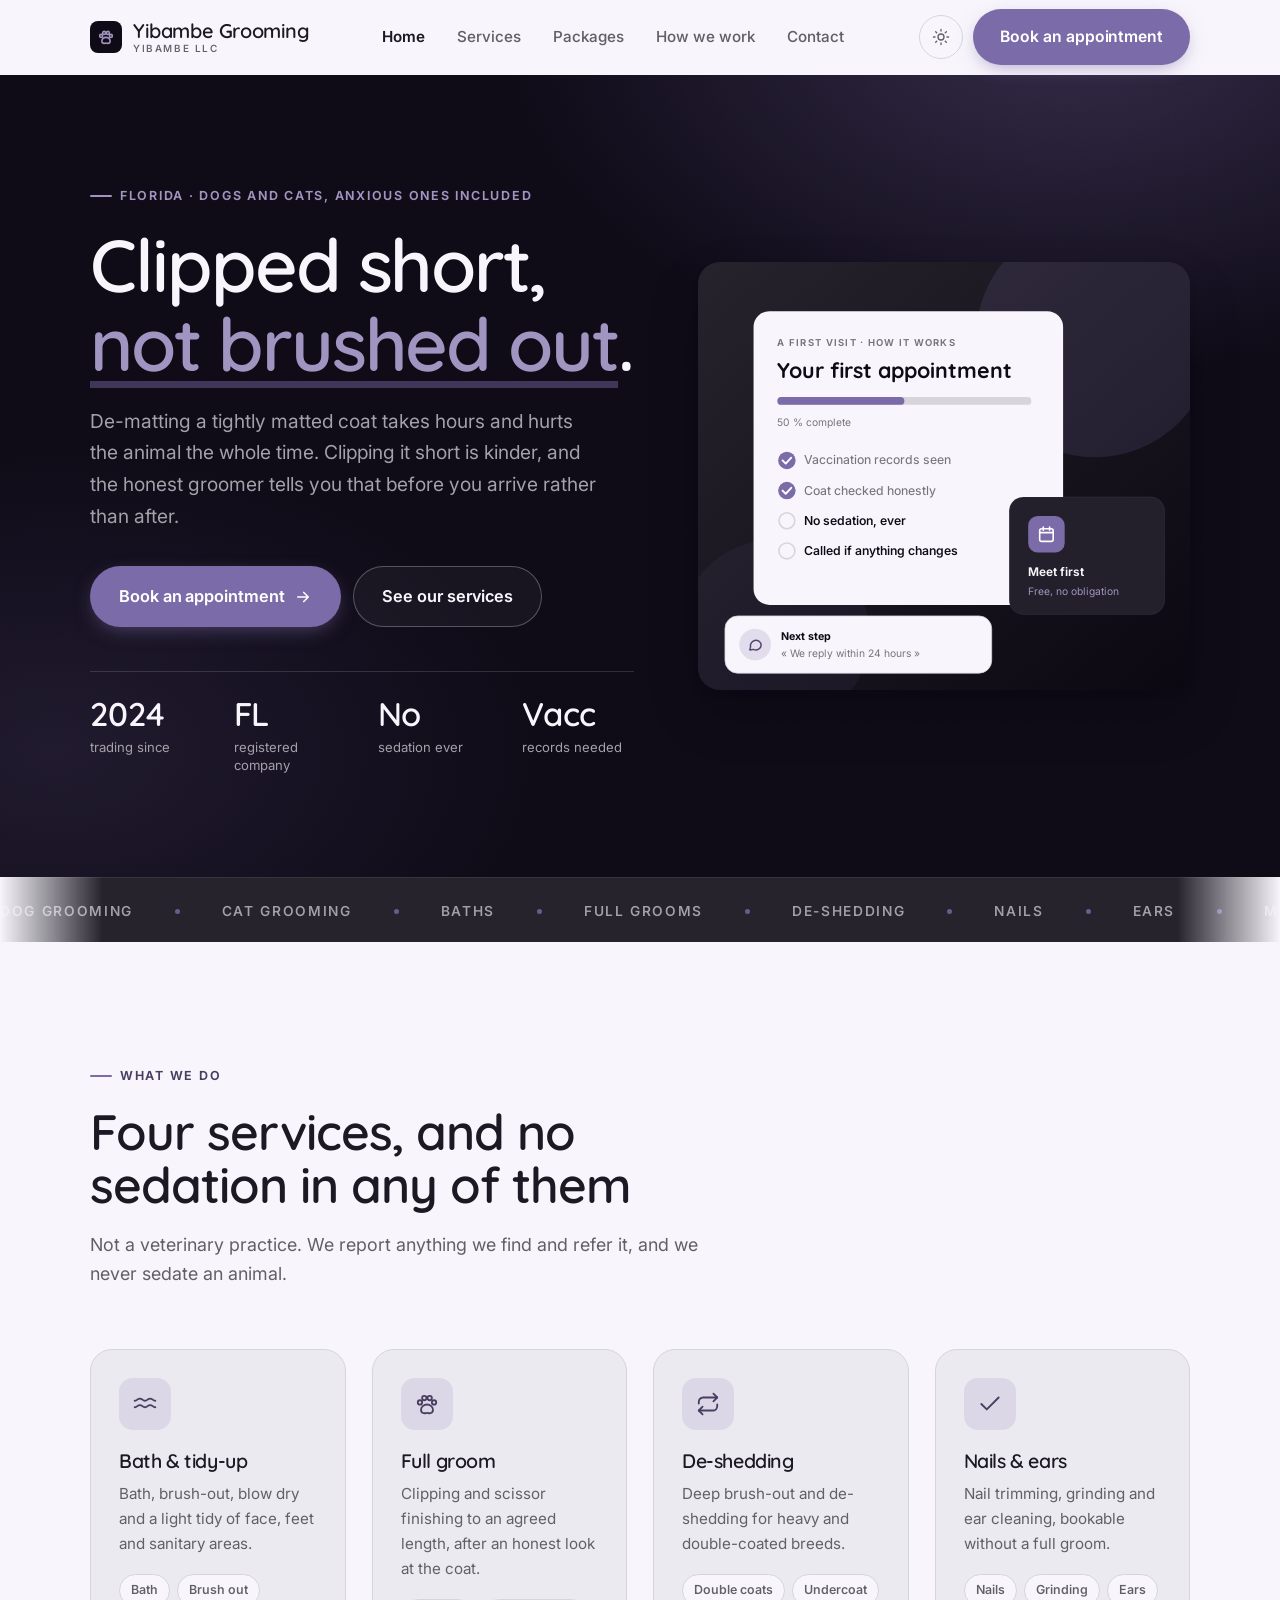
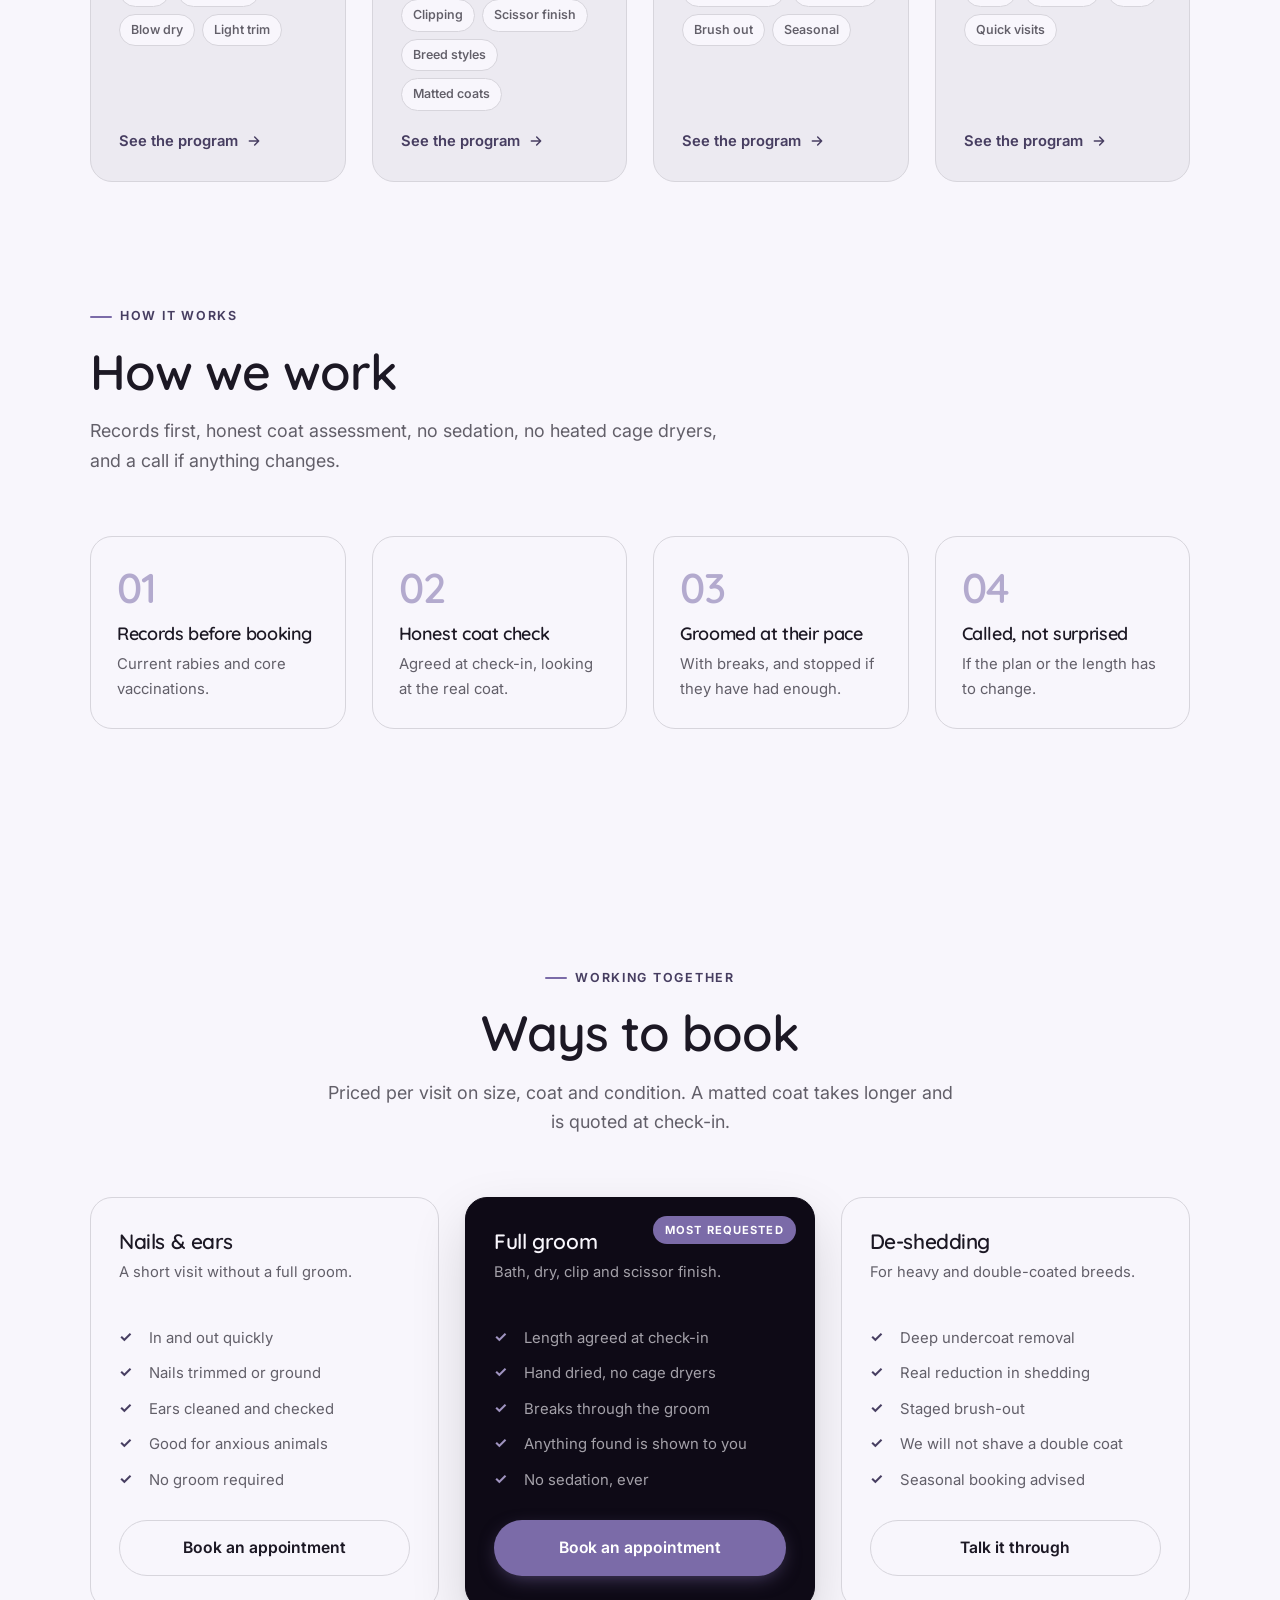
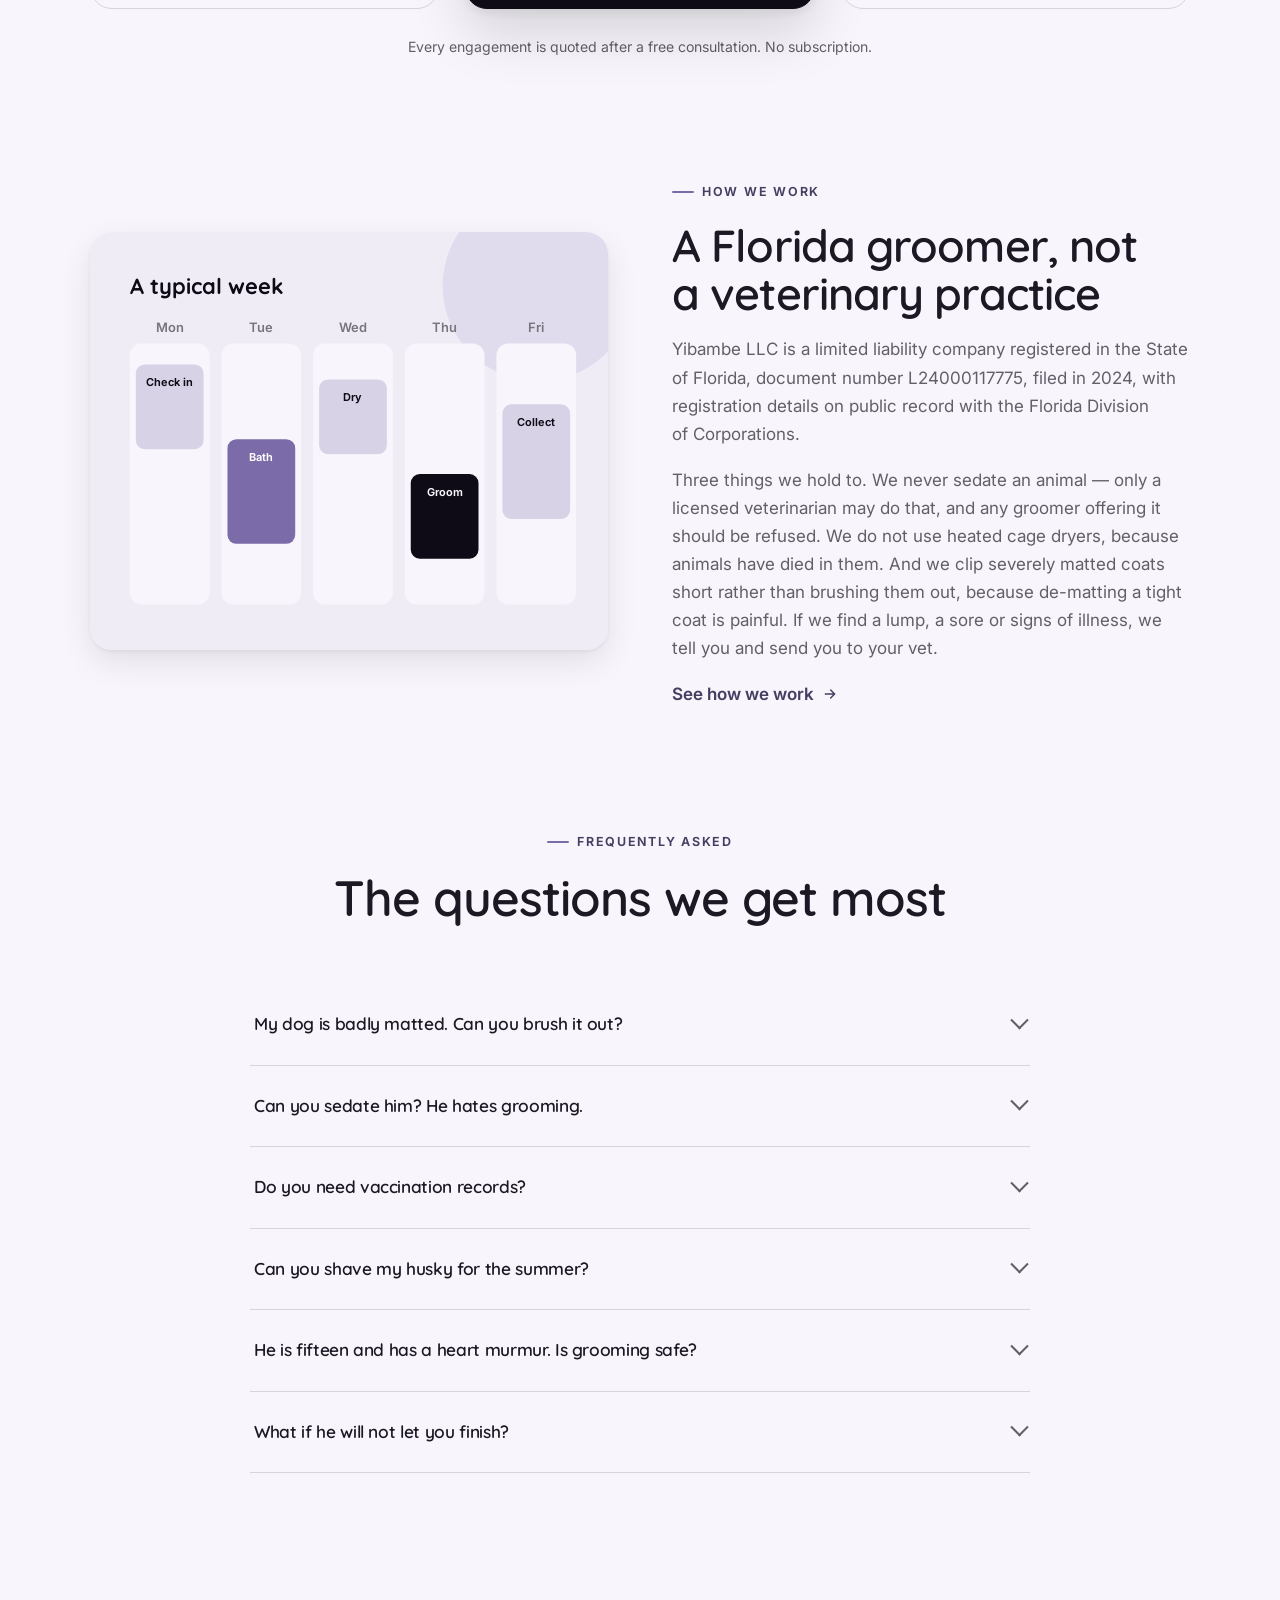
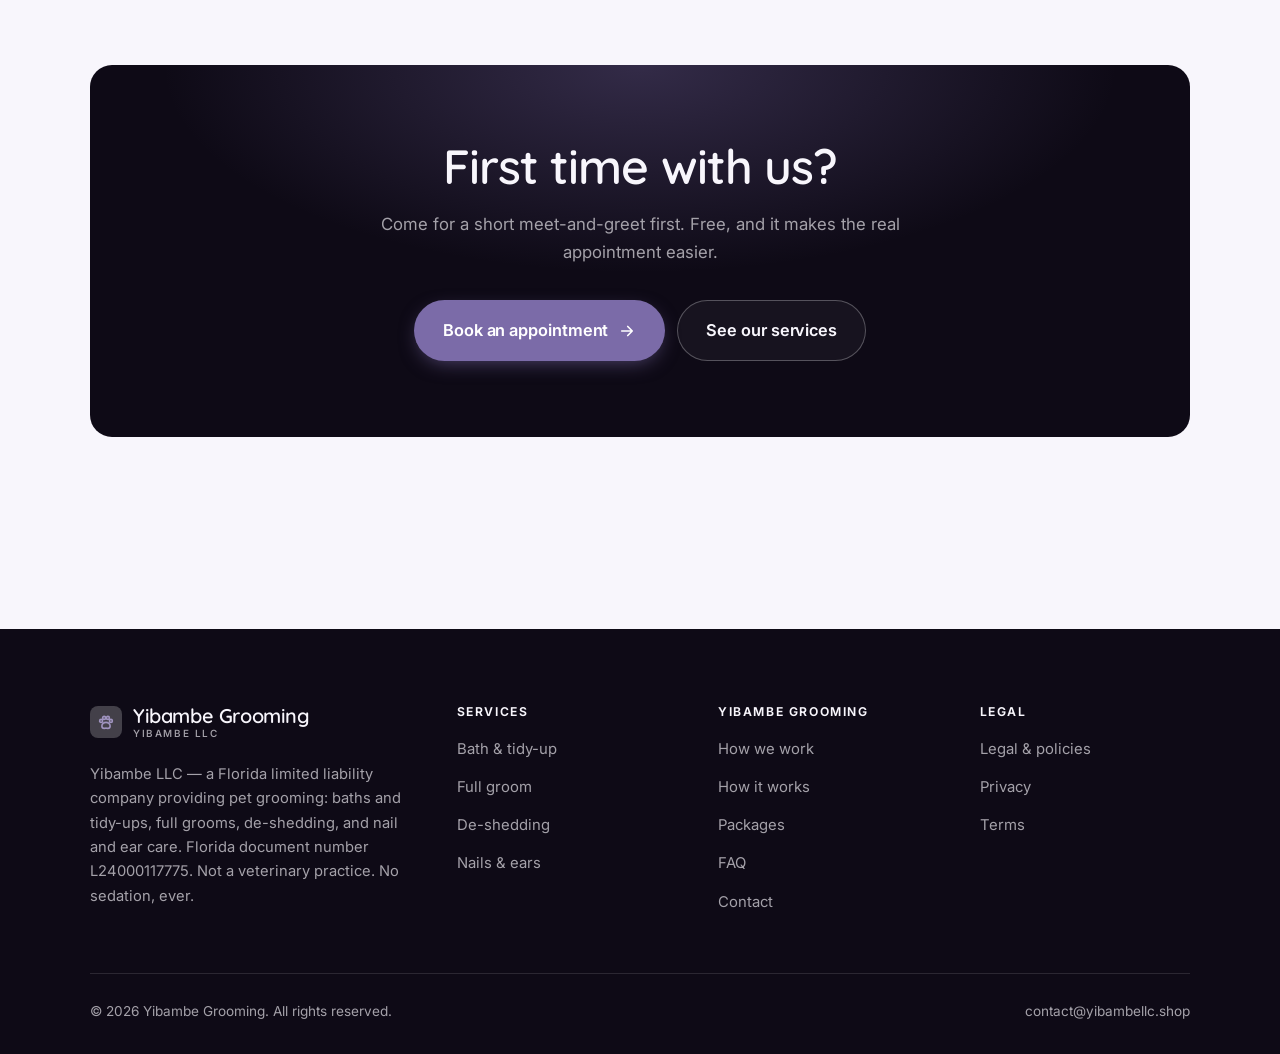
<file: index.html>
<!DOCTYPE html>
<html lang="en" class="no-js">
<head>
<meta charset="utf-8">
<meta name="viewport" content="width=device-width, initial-scale=1">
<title>Yibambe LLC — dog and cat grooming in Florida</title>
<meta name="description" content="Yibambe LLC, a Florida pet groomer: baths and tidy-ups, full grooms, de-shedding, and nail and ear care, with a humane matted-coat policy and no sedation.">
<link rel="canonical" href="https://yibambellc.shop/">

<meta property="og:type" content="website">
<meta property="og:url" content="https://yibambellc.shop/">
<meta property="og:site_name" content="Yibambe Grooming">
<meta property="og:locale" content="en_US">
<meta property="og:title" content="Yibambe LLC — dog and cat grooming in Florida">
<meta property="og:description" content="Yibambe LLC, a Florida pet groomer: baths and tidy-ups, full grooms, de-shedding, and nail and ear care, with a humane matted-coat policy and no sedation.">
<meta name="theme-color" content="#0e0a16">

<link rel="icon" href="assets/img/favicon.svg" type="image/svg+xml">
<link rel="preconnect" href="https://fonts.googleapis.com">
<link rel="preconnect" href="https://fonts.gstatic.com" crossorigin>
<link rel="stylesheet" href="https://fonts.googleapis.com/css2?family=Quicksand:wght@400;600;700&family=Inter:wght@400..700&display=swap">
<link rel="stylesheet" href="assets/css/style.css">

<!-- Thème appliqué avant le premier rendu (évite le flash) -->
<script>
document.documentElement.classList.remove('no-js');
(function(){try{var t=localStorage.getItem('site-theme');if(t){document.documentElement.setAttribute('data-theme',t);}}catch(e){}})();
</script>
<script type="application/ld+json">
{
  "@context": "https://schema.org",
  "@type": "Organization",
  "name": "Yibambe Grooming",
  "url": "https://yibambellc.shop/",
  "email": "contact@yibambellc.shop",
  "description": "Yibambe LLC, a Florida pet groomer: baths and tidy-ups, full grooms, de-shedding, and nail and ear care, with a humane matted-coat policy and no sedation.",
  "areaServed": "US",
  "knowsLanguage": "en"
}
</script>
</head>

<body>
<a class="skip-link" href="#main">Skip to main content</a>

<header class="site-header">
  <nav class="wrap nav" aria-label="Main navigation">
    <a class="brand" href="index.html">
      <svg class="brand__mark" viewBox="0 0 64 64" aria-hidden="true">
        <rect class="bm-bg" width="64" height="64" rx="16"/>
        <g class="bm-ic" transform="translate(14 14) scale(1.5)" fill="none" stroke-width="2.1" stroke-linecap="round" stroke-linejoin="round"><circle cx="5.5" cy="10.5" r="2"/><circle cx="9.5" cy="6.5" r="2"/><circle cx="14.5" cy="6.5" r="2"/><circle cx="18.5" cy="10.5" r="2"/><path d="M12 12.5c-3 0-5.5 2.2-5.5 4.8 0 1.8 1.4 3.2 3.2 3.2.9 0 1.6-.3 2.3-.3s1.4.3 2.3.3c1.8 0 3.2-1.4 3.2-3.2 0-2.6-2.5-4.8-5.5-4.8z"/></g>
      </svg>
      <span>Yibambe Grooming<span class="brand__sub">Yibambe LLC</span></span>
    </a>

    <ul class="nav__links" id="nav-links">
      <li><a href="index.html" aria-current="page">Home</a></li>
      <li><a href="programs.html">Services</a></li>
      <li><a href="index.html#pricing">Packages</a></li>
      <li><a href="about.html">How we work</a></li>
      <li><a href="contact.html">Contact</a></li>
      <li><a class="btn btn--primary" href="contact.html">Book an appointment</a></li>
    </ul>

    <div class="nav__cta">
      <button class="theme-toggle" type="button" aria-label="Switch to dark theme">
        <svg class="icon-sun" viewBox="0 0 24 24" fill="none" stroke="currentColor" stroke-width="1.8" stroke-linecap="round" aria-hidden="true"><circle cx="12" cy="12" r="4"/><path d="M12 2v2m0 16v2M2 12h2m16 0h2M4.9 4.9l1.4 1.4m11.4 11.4 1.4 1.4M19.1 4.9l-1.4 1.4M6.3 17.7l-1.4 1.4"/></svg>
        <svg class="icon-moon" viewBox="0 0 24 24" fill="none" stroke="currentColor" stroke-width="1.8" stroke-linecap="round" stroke-linejoin="round" aria-hidden="true"><path d="M21 12.8A9 9 0 1 1 11.2 3a7 7 0 0 0 9.8 9.8z"/></svg>
      </button>
      <a class="btn btn--primary" href="contact.html">Book an appointment</a>
      <button class="nav__toggle" type="button" aria-expanded="false" aria-controls="nav-links" aria-label="Open menu">
        <svg class="icon-open" viewBox="0 0 24 24" fill="none" stroke="currentColor" stroke-width="2" stroke-linecap="round" aria-hidden="true"><path d="M3 6h18M3 12h18M3 18h18"/></svg>
        <svg class="icon-close" viewBox="0 0 24 24" fill="none" stroke="currentColor" stroke-width="2" stroke-linecap="round" aria-hidden="true"><path d="M6 6l12 12M18 6L6 18"/></svg>
      </button>
    </div>
  </nav>
</header>

<main id="main">

<section class="hero">
  <div class="wrap hero__inner">
    <div>
      <span class="eyebrow hero__eyebrow">Florida · Dogs and cats, anxious ones included</span>
      <h1>Clipped short,<br> <em>not brushed out</em>.</h1>
      <p class="hero__lede">De-matting a tightly matted coat takes hours and hurts the animal the whole time. Clipping it short is kinder, and the honest groomer tells you that before you arrive rather than after.</p>

      <div class="hero__actions">
        <a class="btn btn--primary btn--lg" href="contact.html">Book an appointment <svg viewBox="0 0 24 24" fill="none" stroke="currentColor" stroke-width="2.2" stroke-linecap="round" stroke-linejoin="round" aria-hidden="true"><path d="M5 12h14M13 6l6 6-6 6"/></svg></a>
        <a class="btn btn--on-dark btn--lg" href="programs.html">See our services</a>
      </div>

      <ul class="hero__proof">
        <li><span class="stat__num">2024</span><span class="stat__label">trading since</span></li>
        <li><span class="stat__num">FL</span><span class="stat__label">registered company</span></li>
        <li><span class="stat__num">No</span><span class="stat__label">sedation ever</span></li>
        <li><span class="stat__num">Vacc</span><span class="stat__label">records needed</span></li>
      </ul>
    </div>

    <div class="hero__art">
      <svg viewBox="0 0 620 540" role="img" aria-label="How a first grooming appointment at Yibambe works, from records to the coat check.">
        <defs>
          <linearGradient id="hbg" x1="0" y1="0" x2="1" y2="1">
            <stop offset="0" stop-color="#26232d"/><stop offset="1" stop-color="#0b0812"/>
          </linearGradient>
        </defs>
        <rect width="620" height="540" rx="22" fill="url(#hbg)"/>
        <circle cx="500" cy="96" r="150" fill="#7b6ba8" opacity=".16"/>
        <circle cx="96" cy="470" r="120" fill="#7b6ba8" opacity=".08"/>

        <g style="font-family: var(--font-body)">
          <!-- Carte programme -->
          <rect x="70" y="62" width="390" height="370" rx="20" fill="#f8f6fc"/>
          <text x="100" y="106" font-size="12" font-weight="650" letter-spacing="1.6" fill="#77747e">A FIRST VISIT · HOW IT WORKS</text>
          <text x="100" y="146" font-size="27" font-weight="700" fill="#0e0a16" style="font-family: var(--font-display)">Your first appointment</text>
          <rect x="100" y="170" width="320" height="10" rx="5" fill="#d7d5dc"/>
          <rect x="100" y="170" width="160" height="10" rx="5" fill="#7b6ba8"/>
          <text x="100" y="206" font-size="13" fill="#77747e">50 % complete</text>
          <circle cx="112" cy="250" r="11" fill="#7b6ba8"/><path d="M106.5 250l4 4 7-7.5" fill="none" stroke="#ffffff" stroke-width="2.4" stroke-linecap="round" stroke-linejoin="round"/><text x="134" y="255" font-size="15.5" fill="#77747e" font-weight="450">Vaccination records seen</text>
          <circle cx="112" cy="288" r="11" fill="#7b6ba8"/><path d="M106.5 288l4 4 7-7.5" fill="none" stroke="#ffffff" stroke-width="2.4" stroke-linecap="round" stroke-linejoin="round"/><text x="134" y="293" font-size="15.5" fill="#77747e" font-weight="450">Coat checked honestly</text>
          <circle cx="112" cy="326" r="10" fill="none" stroke="#d7d5dc" stroke-width="2"/><text x="134" y="331" font-size="15.5" fill="#0e0a16" font-weight="560">No sedation, ever</text>
          <circle cx="112" cy="364" r="10" fill="none" stroke="#d7d5dc" stroke-width="2"/><text x="134" y="369" font-size="15.5" fill="#0e0a16" font-weight="560">Called if anything changes</text>

          <!-- Carte séance -->
          <rect x="392" y="296" width="196" height="148" rx="18" fill="#24202b" stroke="#ffffff" stroke-opacity=".08"/>
          <rect x="416" y="320" width="46" height="46" rx="12" fill="#7b6ba8"/>
          <g transform="translate(427 331)" fill="none" stroke="#ffffff" color="#ffffff" stroke-width="2" stroke-linecap="round" stroke-linejoin="round"><rect x="3.5" y="5" width="17" height="16" rx="2.5"/><path d="M8 3v4M16 3v4M3.5 10h17"/></g>
          <text x="416" y="396" font-size="15" font-weight="650" fill="#f8f6fc">Meet first</text>
          <text x="416" y="420" font-size="13" fill="#a094c0">Free, no obligation</text>

          <!-- Retour du coach -->
          <rect x="34" y="446" width="336" height="72" rx="16" fill="#f8f6fc" stroke="#d7d5dc"/>
          <circle cx="72" cy="482" r="20" fill="#e2dded"/>
          <g transform="translate(62 472) scale(.84)" fill="none" stroke="#50466d" stroke-width="2.2" stroke-linecap="round" stroke-linejoin="round"><path d="M21 12a8 8 0 0 1-11.6 7.1L4 20l1-4.6A8 8 0 1 1 21 12z"/></g>
          <text x="104" y="476" font-size="13.5" font-weight="700" fill="#0e0a16">Next step</text>
          <text x="104" y="498" font-size="13" fill="#77747e">« We reply within 24 hours »</text>
        </g>
      </svg>
    </div>
  </div>
</section>

<div class="marquee" aria-hidden="true">
  <div class="marquee__track"><span>Dog grooming</span><span>Cat grooming</span><span>Baths</span><span>Full grooms</span><span>De-shedding</span><span>Nails</span><span>Ears</span><span>Matted coats</span><span>No sedation</span><span>Vaccination required</span><span>Dog grooming</span><span>Cat grooming</span><span>Baths</span><span>Full grooms</span><span>De-shedding</span><span>Nails</span><span>Ears</span><span>Matted coats</span><span>No sedation</span><span>Vaccination required</span></div>
</div>

<section class="section wrap" id="programs">
  <div class="section-head reveal">
    <span class="eyebrow">What we do</span>
    <h2>Four services, and no sedation in any of them</h2>
    <p>Not a veterinary practice. We report anything we find and refer it, and we never sedate an animal.</p>
  </div>
  <div class="grid grid--4 reveal-group">
    <a class="card" href="programs.html#bath">
      <div class="card__icon"><svg viewBox="0 0 24 24" fill="none" stroke="currentColor" stroke-width="1.7" stroke-linecap="round" stroke-linejoin="round" aria-hidden="true"><path d="M2.5 9c2.4 0 2.4-2 4.75-2s2.4 2 4.75 2 2.4-2 4.75-2 2.4 2 4.75 2M2.5 15c2.4 0 2.4-2 4.75-2s2.4 2 4.75 2 2.4-2 4.75-2 2.4 2 4.75 2"/></svg></div>
      <h3>Bath &amp; tidy-up</h3>
      <p>Bath, brush-out, blow dry and a light tidy of face, feet and sanitary areas.</p>
      <ul class="tags"><li>Bath</li><li>Brush out</li><li>Blow dry</li><li>Light trim</li></ul>
      <span class="arrow-link">See the program <svg viewBox="0 0 24 24" fill="none" stroke="currentColor" stroke-width="2.2" stroke-linecap="round" stroke-linejoin="round" aria-hidden="true"><path d="M5 12h14M13 6l6 6-6 6"/></svg></span>
    </a>
    <a class="card" href="programs.html#fullgroom">
      <div class="card__icon"><svg viewBox="0 0 24 24" fill="none" stroke="currentColor" stroke-width="1.7" stroke-linecap="round" stroke-linejoin="round" aria-hidden="true"><circle cx="5.5" cy="10.5" r="2"/><circle cx="9.5" cy="6.5" r="2"/><circle cx="14.5" cy="6.5" r="2"/><circle cx="18.5" cy="10.5" r="2"/><path d="M12 12.5c-3 0-5.5 2.2-5.5 4.8 0 1.8 1.4 3.2 3.2 3.2.9 0 1.6-.3 2.3-.3s1.4.3 2.3.3c1.8 0 3.2-1.4 3.2-3.2 0-2.6-2.5-4.8-5.5-4.8z"/></svg></div>
      <h3>Full groom</h3>
      <p>Clipping and scissor finishing to an agreed length, after an honest look at the coat.</p>
      <ul class="tags"><li>Clipping</li><li>Scissor finish</li><li>Breed styles</li><li>Matted coats</li></ul>
      <span class="arrow-link">See the program <svg viewBox="0 0 24 24" fill="none" stroke="currentColor" stroke-width="2.2" stroke-linecap="round" stroke-linejoin="round" aria-hidden="true"><path d="M5 12h14M13 6l6 6-6 6"/></svg></span>
    </a>
    <a class="card" href="programs.html#deshed">
      <div class="card__icon"><svg viewBox="0 0 24 24" fill="none" stroke="currentColor" stroke-width="1.7" stroke-linecap="round" stroke-linejoin="round" aria-hidden="true"><path d="M17 2.5l3.5 3.5L17 9.5"/><path d="M3.5 11.5V10A4 4 0 0 1 7.5 6h13M7 21.5 3.5 18 7 14.5"/><path d="M20.5 12.5V14a4 4 0 0 1-4 4h-13"/></svg></div>
      <h3>De-shedding</h3>
      <p>Deep brush-out and de-shedding for heavy and double-coated breeds.</p>
      <ul class="tags"><li>Double coats</li><li>Undercoat</li><li>Brush out</li><li>Seasonal</li></ul>
      <span class="arrow-link">See the program <svg viewBox="0 0 24 24" fill="none" stroke="currentColor" stroke-width="2.2" stroke-linecap="round" stroke-linejoin="round" aria-hidden="true"><path d="M5 12h14M13 6l6 6-6 6"/></svg></span>
    </a>
    <a class="card" href="programs.html#nails">
      <div class="card__icon"><svg viewBox="0 0 24 24" fill="none" stroke="currentColor" stroke-width="1.7" stroke-linecap="round" stroke-linejoin="round" aria-hidden="true"><path d="M20 6 9 17l-5-5"/></svg></div>
      <h3>Nails &amp; ears</h3>
      <p>Nail trimming, grinding and ear cleaning, bookable without a full groom.</p>
      <ul class="tags"><li>Nails</li><li>Grinding</li><li>Ears</li><li>Quick visits</li></ul>
      <span class="arrow-link">See the program <svg viewBox="0 0 24 24" fill="none" stroke="currentColor" stroke-width="2.2" stroke-linecap="round" stroke-linejoin="round" aria-hidden="true"><path d="M5 12h14M13 6l6 6-6 6"/></svg></span>
    </a>
  </div>
</section>

<section class="section section--flush wrap" id="how-it-works">
  <div class="section-head reveal">
    <span class="eyebrow">How it works</span>
    <h2>How we work</h2>
    <p>Records first, honest coat assessment, no sedation, no heated cage dryers, and a call if anything changes.</p>
  </div>
  <div class="grid grid--4 steps reveal-group">
    <article class="step">
      <h3>Records before booking</h3>
      <p>Current rabies and core vaccinations.</p>
    </article>
    <article class="step">
      <h3>Honest coat check</h3>
      <p>Agreed at check-in, looking at the real coat.</p>
    </article>
    <article class="step">
      <h3>Groomed at their pace</h3>
      <p>With breaks, and stopped if they have had enough.</p>
    </article>
    <article class="step">
      <h3>Called, not surprised</h3>
      <p>If the plan or the length has to change.</p>
    </article>
  </div>
</section>

<section class="section wrap" id="pricing">
  <div class="section-head section-head--center reveal">
    <span class="eyebrow">Working together</span>
    <h2>Ways to book</h2>
    <p>Priced per visit on size, coat and condition. A matted coat takes longer and is quoted at check-in.</p>
  </div>
  <div class="grid grid--3 plans reveal-group">
    <article class="plan">
      
      <h3>Nails &amp; ears</h3>
      <p class="plan__desc">A short visit without a full groom.</p>
      
      <ul class="plan__features">
        <li>In and out quickly</li>
        <li>Nails trimmed or ground</li>
        <li>Ears cleaned and checked</li>
        <li>Good for anxious animals</li>
        <li>No groom required</li>
      </ul>
      <a class="btn btn--ghost btn--block" href="contact.html">Book an appointment</a>
    </article>
    <article class="plan plan--featured">
      <span class="plan__tag">Most requested</span>
      <h3>Full groom</h3>
      <p class="plan__desc">Bath, dry, clip and scissor finish.</p>
      
      <ul class="plan__features">
        <li>Length agreed at check-in</li>
        <li>Hand dried, no cage dryers</li>
        <li>Breaks through the groom</li>
        <li>Anything found is shown to you</li>
        <li>No sedation, ever</li>
      </ul>
      <a class="btn btn--primary btn--block" href="contact.html">Book an appointment</a>
    </article>
    <article class="plan">
      
      <h3>De-shedding</h3>
      <p class="plan__desc">For heavy and double-coated breeds.</p>
      
      <ul class="plan__features">
        <li>Deep undercoat removal</li>
        <li>Real reduction in shedding</li>
        <li>Staged brush-out</li>
        <li>We will not shave a double coat</li>
        <li>Seasonal booking advised</li>
      </ul>
      <a class="btn btn--ghost btn--block" href="contact.html">Talk it through</a>
    </article>
  </div>
  <p class="plans-note">Every engagement is quoted after a free consultation. No subscription.</p>
</section>

<section class="section section--flush wrap">
  <div class="split reveal">
    <div class="split__art">
      <svg viewBox="0 0 520 420" role="img" aria-label="Example of a typical week: Check in, Bath, Dry, Groom, Collect.">
        <rect width="520" height="420" rx="20" fill="#efecf6"/>
        <circle cx="450" cy="54" r="96" fill="#7b6ba8" opacity=".12"/>
        <g style="font-family: var(--font-body)">
        <text x="40" y="62" font-size="22" font-weight="700" fill="#0e0a16" style="font-family: var(--font-display)">A typical week</text>
        <text x="80" y="100" text-anchor="middle" font-size="13" font-weight="600" fill="#77747e">Mon</text>
        <rect x="40" y="112" width="80" height="262" rx="12" fill="#f8f6fc"/>
        <rect x="46" y="133" width="68" height="85" rx="9" fill="#d8d2e6"/>
        <text x="80" y="155" text-anchor="middle" font-size="11" font-weight="650" fill="#0e0a16">Check in</text>
        <text x="172" y="100" text-anchor="middle" font-size="13" font-weight="600" fill="#77747e">Tue</text>
        <rect x="132" y="112" width="80" height="262" rx="12" fill="#f8f6fc"/>
        <rect x="138" y="208" width="68" height="105" rx="9" fill="#7b6ba8"/>
        <text x="172" y="230" text-anchor="middle" font-size="11" font-weight="650" fill="#ffffff">Bath</text>
        <text x="264" y="100" text-anchor="middle" font-size="13" font-weight="600" fill="#77747e">Wed</text>
        <rect x="224" y="112" width="80" height="262" rx="12" fill="#f8f6fc"/>
        <rect x="230" y="148" width="68" height="75" rx="9" fill="#d8d2e6"/>
        <text x="264" y="170" text-anchor="middle" font-size="11" font-weight="650" fill="#0e0a16">Dry</text>
        <text x="356" y="100" text-anchor="middle" font-size="13" font-weight="600" fill="#77747e">Thu</text>
        <rect x="316" y="112" width="80" height="262" rx="12" fill="#f8f6fc"/>
        <rect x="322" y="243" width="68" height="85" rx="9" fill="#0e0a16"/>
        <text x="356" y="265" text-anchor="middle" font-size="11" font-weight="650" fill="#f8f6fc">Groom</text>
        <text x="448" y="100" text-anchor="middle" font-size="13" font-weight="600" fill="#77747e">Fri</text>
        <rect x="408" y="112" width="80" height="262" rx="12" fill="#f8f6fc"/>
        <rect x="414" y="173" width="68" height="115" rx="9" fill="#d8d2e6"/>
        <text x="448" y="195" text-anchor="middle" font-size="11" font-weight="650" fill="#0e0a16">Collect</text>
        </g>
      </svg>
    </div>
    <div>
      <span class="eyebrow">How we work</span>
      <h2>A Florida groomer, not a veterinary practice</h2>
      <p>Yibambe LLC is a limited liability company registered in the State of Florida, document number L24000117775, filed in 2024, with registration details on public record with the Florida Division of Corporations.</p>
      <p>Three things we hold to. We never sedate an animal — only a licensed veterinarian may do that, and any groomer offering it should be refused. We do not use heated cage dryers, because animals have died in them. And we clip severely matted coats short rather than brushing them out, because de-matting a tight coat is painful. If we find a lump, a sore or signs of illness, we tell you and send you to your vet.</p>
      <p><a class="arrow-link" href="about.html">See how we work <svg viewBox="0 0 24 24" fill="none" stroke="currentColor" stroke-width="2.2" stroke-linecap="round" stroke-linejoin="round" aria-hidden="true"><path d="M5 12h14M13 6l6 6-6 6"/></svg></a></p>
    </div>
  </div>
</section>

<section class="section section--flush wrap" id="faq">
  <div class="section-head section-head--center reveal">
    <span class="eyebrow">Frequently asked</span>
    <h2>The questions we get most</h2>
  </div>
  <div class="faq reveal">
    <details>
      <summary>My dog is badly matted. Can you brush it out?</summary>
      <p>We will not. De-matting a tight coat takes hours and hurts the whole time. Clipping short is the kind option, and the coat grows back — we will show you the matting at check-in so you can see why.</p>
    </details>
    <details>
      <summary>Can you sedate him? He hates grooming.</summary>
      <p>No, and nobody but a veterinarian lawfully can. If an animal genuinely cannot be groomed safely awake, that is a conversation for your vet, not a groomer.</p>
    </details>
    <details>
      <summary>Do you need vaccination records?</summary>
      <p>Yes, current rabies and core vaccinations before a first appointment. It protects every animal in the building, including yours.</p>
    </details>
    <details>
      <summary>Can you shave my husky for the summer?</summary>
      <p>No. Shaving a double coat removes its insulation against heat as well as cold and can change how it regrows permanently. De-shedding is what actually helps, and we will explain the difference.</p>
    </details>
    <details>
      <summary>He is fifteen and has a heart murmur. Is grooming safe?</summary>
      <p>Tell us everything beforehand. Grooming carries real risk for elderly animals and those with heart or respiratory conditions, and we may keep it short, split it over visits, or ask you to speak to your vet first.</p>
    </details>
    <details>
      <summary>What if he will not let you finish?</summary>
      <p>We stop. A partly finished groom and an animal that will come back beats a finished groom and one that is terrified. The fee covers the time taken.</p>
    </details>
  </div>
</section>

<section class="wrap section--tight">
  <div class="cta-band reveal">
    <h2>First time with us?</h2>
    <p>Come for a short meet-and-greet first. Free, and it makes the real appointment easier.</p>
    <div class="hero__actions">
      <a class="btn btn--primary btn--lg" href="contact.html">Book an appointment <svg viewBox="0 0 24 24" fill="none" stroke="currentColor" stroke-width="2.2" stroke-linecap="round" stroke-linejoin="round" aria-hidden="true"><path d="M5 12h14M13 6l6 6-6 6"/></svg></a>
      <a class="btn btn--on-dark btn--lg" href="programs.html">See our services</a>
    </div>
  </div>
</section>

</main>

<footer class="site-footer">
  <div class="wrap">
    <div class="footer__grid">
      <div class="footer__brand">
        <a class="brand" href="index.html">
          <svg class="brand__mark" viewBox="0 0 64 64" aria-hidden="true">
        <rect class="bm-bg" width="64" height="64" rx="16"/>
        <g class="bm-ic" transform="translate(14 14) scale(1.5)" fill="none" stroke-width="2.1" stroke-linecap="round" stroke-linejoin="round"><circle cx="5.5" cy="10.5" r="2"/><circle cx="9.5" cy="6.5" r="2"/><circle cx="14.5" cy="6.5" r="2"/><circle cx="18.5" cy="10.5" r="2"/><path d="M12 12.5c-3 0-5.5 2.2-5.5 4.8 0 1.8 1.4 3.2 3.2 3.2.9 0 1.6-.3 2.3-.3s1.4.3 2.3.3c1.8 0 3.2-1.4 3.2-3.2 0-2.6-2.5-4.8-5.5-4.8z"/></g>
      </svg>
          <span>Yibambe Grooming<span class="brand__sub">Yibambe LLC</span></span>
        </a>
        <p>Yibambe LLC — a Florida limited liability company providing pet grooming: baths and tidy-ups, full grooms, de-shedding, and nail and ear care. Florida document number L24000117775. Not a veterinary practice. No sedation, ever.</p>
      </div>

      <div class="footer__col">
        <h4>Services</h4>
        <ul>
          <li><a href="programs.html#bath">Bath &amp; tidy-up</a></li>
          <li><a href="programs.html#fullgroom">Full groom</a></li>
          <li><a href="programs.html#deshed">De-shedding</a></li>
          <li><a href="programs.html#nails">Nails &amp; ears</a></li>
        </ul>
      </div>

      <div class="footer__col">
        <h4>Yibambe Grooming</h4>
        <ul>
          <li><a href="about.html">How we work</a></li>
          <li><a href="index.html#how-it-works">How it works</a></li>
          <li><a href="index.html#pricing">Packages</a></li>
          <li><a href="index.html#faq">FAQ</a></li>
          <li><a href="contact.html">Contact</a></li>
        </ul>
      </div>

      <div class="footer__col">
        <h4>Legal</h4>
        <ul>
          <li><a href="legal.html">Legal &amp; policies</a></li>
          <li><a href="legal.html#privacy">Privacy</a></li>
          <li><a href="legal.html#terms">Terms</a></li>
        </ul>
      </div>
    </div>

    <div class="footer__bottom">
      <p>© <span data-year>2026</span> Yibambe Grooming. All rights reserved.</p>
      <p><a href="mailto:contact@yibambellc.shop">contact@yibambellc.shop</a></p>
    </div>
  </div>
</footer>

<script src="assets/js/main.js" defer></script>
</body>
</html>
</file>
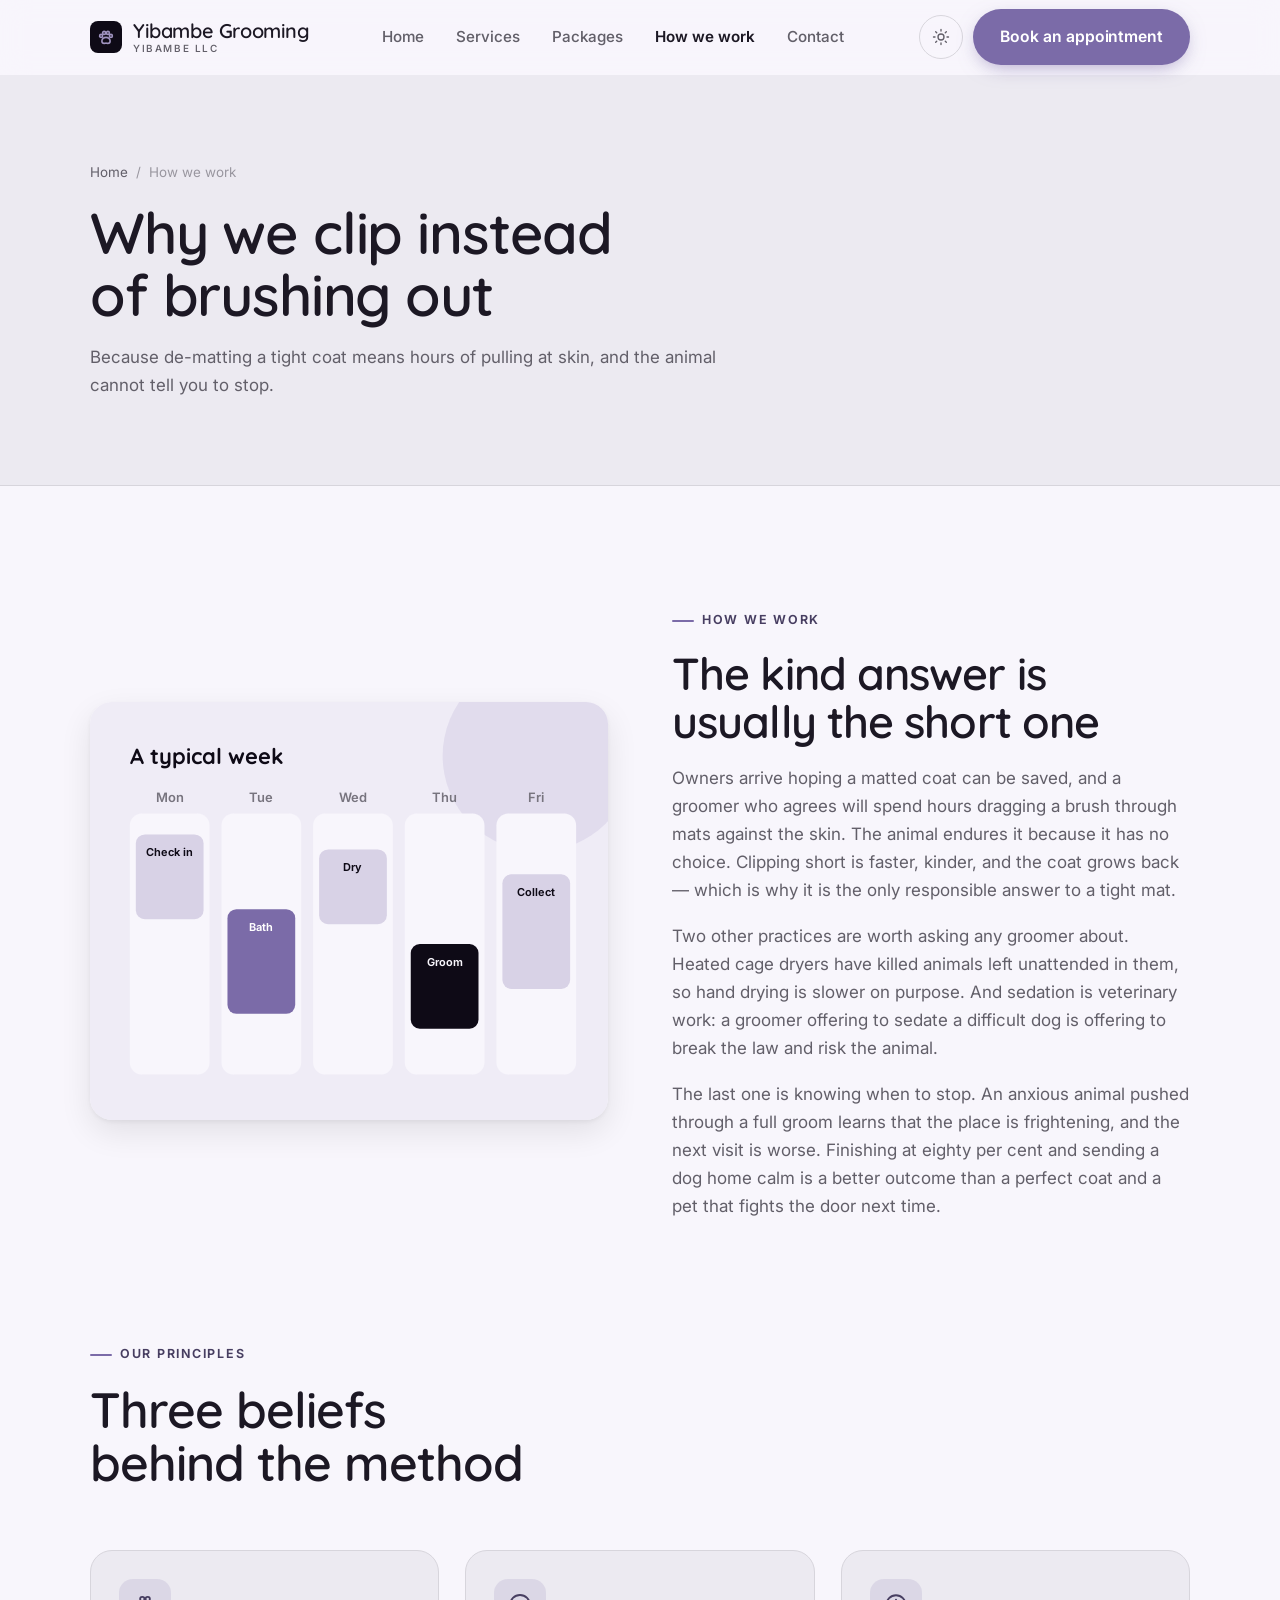
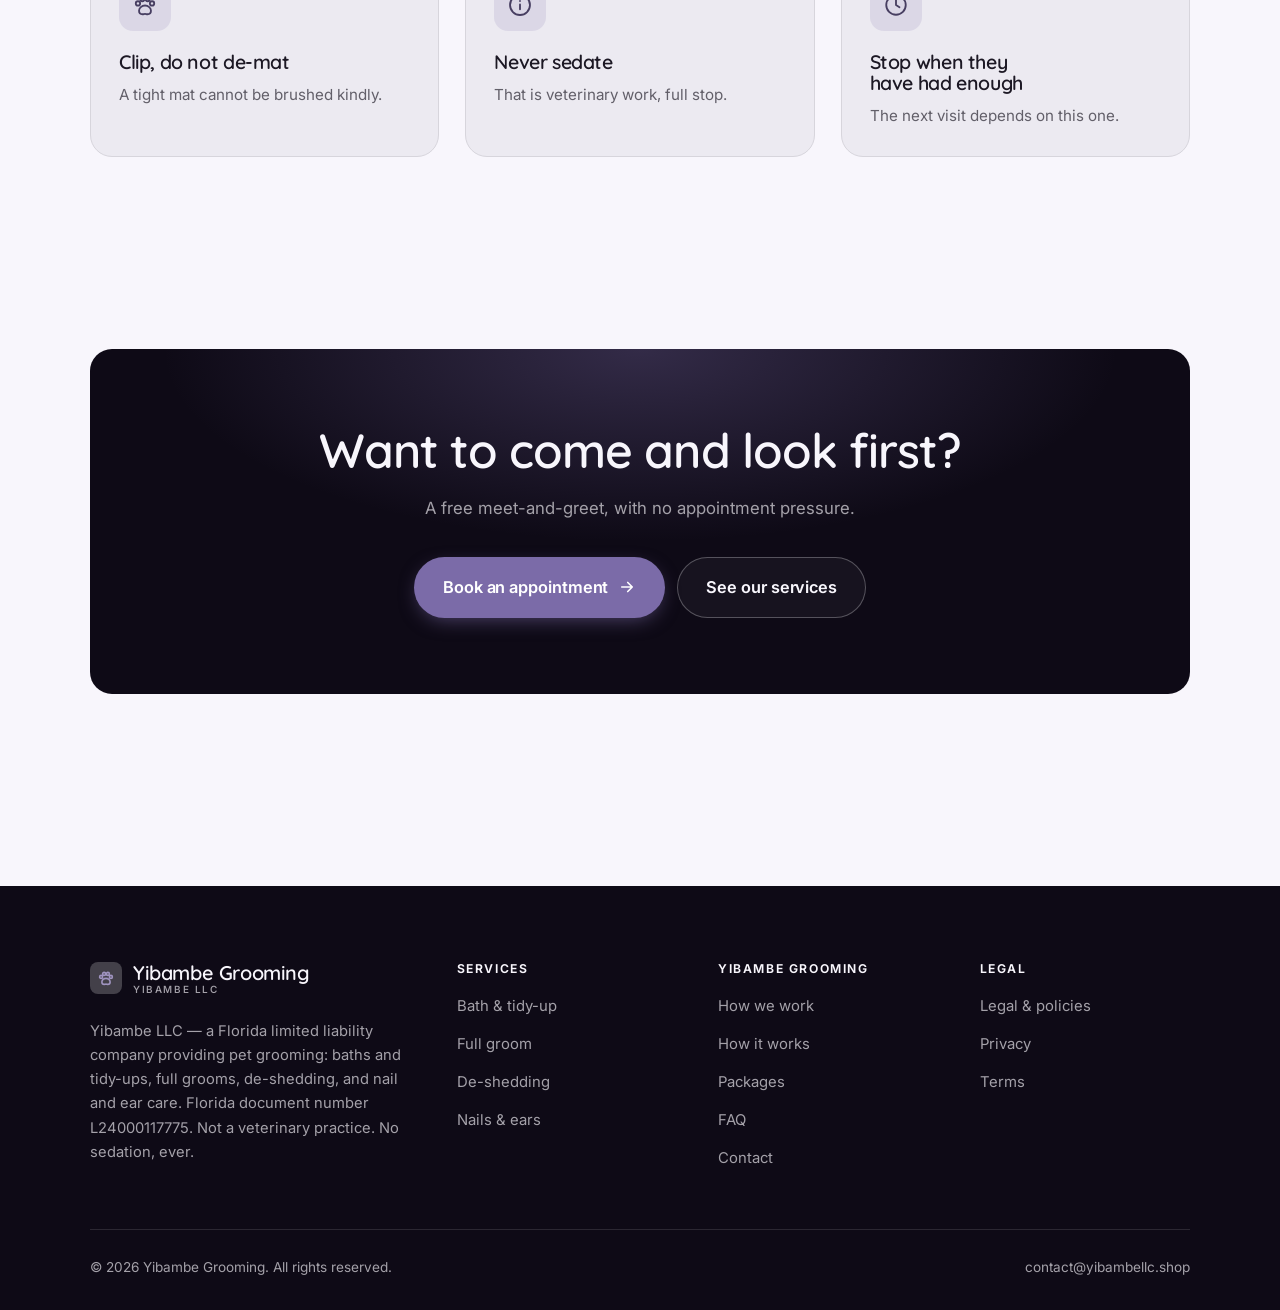
<file: about.html>
<!DOCTYPE html>
<html lang="en" class="no-js">
<head>
<meta charset="utf-8">
<meta name="viewport" content="width=device-width, initial-scale=1">
<title>How we work — Yibambe Grooming</title>
<meta name="description" content="About Yibambe LLC, a Florida pet grooming business, document number L24000117775.">
<link rel="canonical" href="https://yibambellc.shop/about.html">

<meta property="og:type" content="website">
<meta property="og:url" content="https://yibambellc.shop/about.html">
<meta property="og:site_name" content="Yibambe Grooming">
<meta property="og:locale" content="en_US">
<meta property="og:title" content="How we work — Yibambe Grooming">
<meta property="og:description" content="About Yibambe LLC, a Florida pet grooming business, document number L24000117775.">
<meta name="theme-color" content="#0e0a16">

<link rel="icon" href="assets/img/favicon.svg" type="image/svg+xml">
<link rel="preconnect" href="https://fonts.googleapis.com">
<link rel="preconnect" href="https://fonts.gstatic.com" crossorigin>
<link rel="stylesheet" href="https://fonts.googleapis.com/css2?family=Quicksand:wght@400;600;700&family=Inter:wght@400..700&display=swap">
<link rel="stylesheet" href="assets/css/style.css">

<!-- Thème appliqué avant le premier rendu (évite le flash) -->
<script>
document.documentElement.classList.remove('no-js');
(function(){try{var t=localStorage.getItem('site-theme');if(t){document.documentElement.setAttribute('data-theme',t);}}catch(e){}})();
</script>
</head>

<body>
<a class="skip-link" href="#main">Skip to main content</a>

<header class="site-header">
  <nav class="wrap nav" aria-label="Main navigation">
    <a class="brand" href="index.html">
      <svg class="brand__mark" viewBox="0 0 64 64" aria-hidden="true">
        <rect class="bm-bg" width="64" height="64" rx="16"/>
        <g class="bm-ic" transform="translate(14 14) scale(1.5)" fill="none" stroke-width="2.1" stroke-linecap="round" stroke-linejoin="round"><circle cx="5.5" cy="10.5" r="2"/><circle cx="9.5" cy="6.5" r="2"/><circle cx="14.5" cy="6.5" r="2"/><circle cx="18.5" cy="10.5" r="2"/><path d="M12 12.5c-3 0-5.5 2.2-5.5 4.8 0 1.8 1.4 3.2 3.2 3.2.9 0 1.6-.3 2.3-.3s1.4.3 2.3.3c1.8 0 3.2-1.4 3.2-3.2 0-2.6-2.5-4.8-5.5-4.8z"/></g>
      </svg>
      <span>Yibambe Grooming<span class="brand__sub">Yibambe LLC</span></span>
    </a>

    <ul class="nav__links" id="nav-links">
      <li><a href="index.html">Home</a></li>
      <li><a href="programs.html">Services</a></li>
      <li><a href="index.html#pricing">Packages</a></li>
      <li><a href="about.html" aria-current="page">How we work</a></li>
      <li><a href="contact.html">Contact</a></li>
      <li><a class="btn btn--primary" href="contact.html">Book an appointment</a></li>
    </ul>

    <div class="nav__cta">
      <button class="theme-toggle" type="button" aria-label="Switch to dark theme">
        <svg class="icon-sun" viewBox="0 0 24 24" fill="none" stroke="currentColor" stroke-width="1.8" stroke-linecap="round" aria-hidden="true"><circle cx="12" cy="12" r="4"/><path d="M12 2v2m0 16v2M2 12h2m16 0h2M4.9 4.9l1.4 1.4m11.4 11.4 1.4 1.4M19.1 4.9l-1.4 1.4M6.3 17.7l-1.4 1.4"/></svg>
        <svg class="icon-moon" viewBox="0 0 24 24" fill="none" stroke="currentColor" stroke-width="1.8" stroke-linecap="round" stroke-linejoin="round" aria-hidden="true"><path d="M21 12.8A9 9 0 1 1 11.2 3a7 7 0 0 0 9.8 9.8z"/></svg>
      </button>
      <a class="btn btn--primary" href="contact.html">Book an appointment</a>
      <button class="nav__toggle" type="button" aria-expanded="false" aria-controls="nav-links" aria-label="Open menu">
        <svg class="icon-open" viewBox="0 0 24 24" fill="none" stroke="currentColor" stroke-width="2" stroke-linecap="round" aria-hidden="true"><path d="M3 6h18M3 12h18M3 18h18"/></svg>
        <svg class="icon-close" viewBox="0 0 24 24" fill="none" stroke="currentColor" stroke-width="2" stroke-linecap="round" aria-hidden="true"><path d="M6 6l12 12M18 6L6 18"/></svg>
      </button>
    </div>
  </nav>
</header>

<main id="main">

<section class="page-head">
  <div class="wrap">
    <nav class="breadcrumb" aria-label="Breadcrumb">
      <a href="index.html">Home</a><span>/</span><span aria-current="page">How we work</span>
    </nav>
    <h1>Why we clip instead of brushing out</h1>
    <p>Because de-matting a tight coat means hours of pulling at skin, and the animal cannot tell you to stop.</p>
  </div>
</section>

<section class="section wrap">
  <div class="split reveal">
    <div class="split__art">
      <svg viewBox="0 0 520 420" role="img" aria-label="Example of a typical week: Check in, Bath, Dry, Groom, Collect.">
        <rect width="520" height="420" rx="20" fill="#efecf6"/>
        <circle cx="450" cy="54" r="96" fill="#7b6ba8" opacity=".12"/>
        <g style="font-family: var(--font-body)">
        <text x="40" y="62" font-size="22" font-weight="700" fill="#0e0a16" style="font-family: var(--font-display)">A typical week</text>
        <text x="80" y="100" text-anchor="middle" font-size="13" font-weight="600" fill="#77747e">Mon</text>
        <rect x="40" y="112" width="80" height="262" rx="12" fill="#f8f6fc"/>
        <rect x="46" y="133" width="68" height="85" rx="9" fill="#d8d2e6"/>
        <text x="80" y="155" text-anchor="middle" font-size="11" font-weight="650" fill="#0e0a16">Check in</text>
        <text x="172" y="100" text-anchor="middle" font-size="13" font-weight="600" fill="#77747e">Tue</text>
        <rect x="132" y="112" width="80" height="262" rx="12" fill="#f8f6fc"/>
        <rect x="138" y="208" width="68" height="105" rx="9" fill="#7b6ba8"/>
        <text x="172" y="230" text-anchor="middle" font-size="11" font-weight="650" fill="#ffffff">Bath</text>
        <text x="264" y="100" text-anchor="middle" font-size="13" font-weight="600" fill="#77747e">Wed</text>
        <rect x="224" y="112" width="80" height="262" rx="12" fill="#f8f6fc"/>
        <rect x="230" y="148" width="68" height="75" rx="9" fill="#d8d2e6"/>
        <text x="264" y="170" text-anchor="middle" font-size="11" font-weight="650" fill="#0e0a16">Dry</text>
        <text x="356" y="100" text-anchor="middle" font-size="13" font-weight="600" fill="#77747e">Thu</text>
        <rect x="316" y="112" width="80" height="262" rx="12" fill="#f8f6fc"/>
        <rect x="322" y="243" width="68" height="85" rx="9" fill="#0e0a16"/>
        <text x="356" y="265" text-anchor="middle" font-size="11" font-weight="650" fill="#f8f6fc">Groom</text>
        <text x="448" y="100" text-anchor="middle" font-size="13" font-weight="600" fill="#77747e">Fri</text>
        <rect x="408" y="112" width="80" height="262" rx="12" fill="#f8f6fc"/>
        <rect x="414" y="173" width="68" height="115" rx="9" fill="#d8d2e6"/>
        <text x="448" y="195" text-anchor="middle" font-size="11" font-weight="650" fill="#0e0a16">Collect</text>
        </g>
      </svg>
    </div>
    <div>
      <span class="eyebrow">How we work</span>
      <h2>The kind answer is usually the short one</h2>
      <p>Owners arrive hoping a matted coat can be saved, and a groomer who agrees will spend hours dragging a brush through mats against the skin. The animal endures it because it has no choice. Clipping short is faster, kinder, and the coat grows back — which is why it is the only responsible answer to a tight mat.</p>
      <p>Two other practices are worth asking any groomer about. Heated cage dryers have killed animals left unattended in them, so hand drying is slower on purpose. And sedation is veterinary work: a groomer offering to sedate a difficult dog is offering to break the law and risk the animal.</p>
      <p>The last one is knowing when to stop. An anxious animal pushed through a full groom learns that the place is frightening, and the next visit is worse. Finishing at eighty per cent and sending a dog home calm is a better outcome than a perfect coat and a pet that fights the door next time.</p>
      <!--
        TO DO: add a short introduction of the coach (name, real background),
        with a photo if possible. Do not invent credentials — see README.md.
      -->
    </div>
  </div>
</section>

<section class="section section--flush wrap">
  <div class="section-head reveal">
    <span class="eyebrow">Our principles</span>
    <h2>Three beliefs behind the method</h2>
  </div>
  <div class="grid grid--3 reveal-group">
    <article class="card">
      <div class="card__icon"><svg viewBox="0 0 24 24" fill="none" stroke="currentColor" stroke-width="1.7" stroke-linecap="round" stroke-linejoin="round" aria-hidden="true"><circle cx="5.5" cy="10.5" r="2"/><circle cx="9.5" cy="6.5" r="2"/><circle cx="14.5" cy="6.5" r="2"/><circle cx="18.5" cy="10.5" r="2"/><path d="M12 12.5c-3 0-5.5 2.2-5.5 4.8 0 1.8 1.4 3.2 3.2 3.2.9 0 1.6-.3 2.3-.3s1.4.3 2.3.3c1.8 0 3.2-1.4 3.2-3.2 0-2.6-2.5-4.8-5.5-4.8z"/></svg></div>
      <h3>Clip, do not de-mat</h3>
      <p>A tight mat cannot be brushed kindly.</p>
    </article>
    <article class="card">
      <div class="card__icon"><svg viewBox="0 0 24 24" fill="none" stroke="currentColor" stroke-width="1.7" stroke-linecap="round" stroke-linejoin="round" aria-hidden="true"><circle cx="12" cy="12" r="9.2"/><path d="M12 16v-4.5M12 8.2v.1"/></svg></div>
      <h3>Never sedate</h3>
      <p>That is veterinary work, full stop.</p>
    </article>
    <article class="card">
      <div class="card__icon"><svg viewBox="0 0 24 24" fill="none" stroke="currentColor" stroke-width="1.7" stroke-linecap="round" stroke-linejoin="round" aria-hidden="true"><circle cx="12" cy="12" r="9"/><path d="M12 7v5l3.2 2"/></svg></div>
      <h3>Stop when they have had enough</h3>
      <p>The next visit depends on this one.</p>
    </article>
  </div>
</section>

<section class="wrap section--tight">
  <div class="cta-band reveal">
    <h2>Want to come and look first?</h2>
    <p>A free meet-and-greet, with no appointment pressure.</p>
    <div class="hero__actions">
      <a class="btn btn--primary btn--lg" href="contact.html">Book an appointment <svg viewBox="0 0 24 24" fill="none" stroke="currentColor" stroke-width="2.2" stroke-linecap="round" stroke-linejoin="round" aria-hidden="true"><path d="M5 12h14M13 6l6 6-6 6"/></svg></a>
      <a class="btn btn--on-dark btn--lg" href="programs.html">See our services</a>
    </div>
  </div>
</section>

</main>

<footer class="site-footer">
  <div class="wrap">
    <div class="footer__grid">
      <div class="footer__brand">
        <a class="brand" href="index.html">
          <svg class="brand__mark" viewBox="0 0 64 64" aria-hidden="true">
        <rect class="bm-bg" width="64" height="64" rx="16"/>
        <g class="bm-ic" transform="translate(14 14) scale(1.5)" fill="none" stroke-width="2.1" stroke-linecap="round" stroke-linejoin="round"><circle cx="5.5" cy="10.5" r="2"/><circle cx="9.5" cy="6.5" r="2"/><circle cx="14.5" cy="6.5" r="2"/><circle cx="18.5" cy="10.5" r="2"/><path d="M12 12.5c-3 0-5.5 2.2-5.5 4.8 0 1.8 1.4 3.2 3.2 3.2.9 0 1.6-.3 2.3-.3s1.4.3 2.3.3c1.8 0 3.2-1.4 3.2-3.2 0-2.6-2.5-4.8-5.5-4.8z"/></g>
      </svg>
          <span>Yibambe Grooming<span class="brand__sub">Yibambe LLC</span></span>
        </a>
        <p>Yibambe LLC — a Florida limited liability company providing pet grooming: baths and tidy-ups, full grooms, de-shedding, and nail and ear care. Florida document number L24000117775. Not a veterinary practice. No sedation, ever.</p>
      </div>

      <div class="footer__col">
        <h4>Services</h4>
        <ul>
          <li><a href="programs.html#bath">Bath &amp; tidy-up</a></li>
          <li><a href="programs.html#fullgroom">Full groom</a></li>
          <li><a href="programs.html#deshed">De-shedding</a></li>
          <li><a href="programs.html#nails">Nails &amp; ears</a></li>
        </ul>
      </div>

      <div class="footer__col">
        <h4>Yibambe Grooming</h4>
        <ul>
          <li><a href="about.html">How we work</a></li>
          <li><a href="index.html#how-it-works">How it works</a></li>
          <li><a href="index.html#pricing">Packages</a></li>
          <li><a href="index.html#faq">FAQ</a></li>
          <li><a href="contact.html">Contact</a></li>
        </ul>
      </div>

      <div class="footer__col">
        <h4>Legal</h4>
        <ul>
          <li><a href="legal.html">Legal &amp; policies</a></li>
          <li><a href="legal.html#privacy">Privacy</a></li>
          <li><a href="legal.html#terms">Terms</a></li>
        </ul>
      </div>
    </div>

    <div class="footer__bottom">
      <p>© <span data-year>2026</span> Yibambe Grooming. All rights reserved.</p>
      <p><a href="mailto:contact@yibambellc.shop">contact@yibambellc.shop</a></p>
    </div>
  </div>
</footer>

<script src="assets/js/main.js" defer></script>
</body>
</html>
</file>
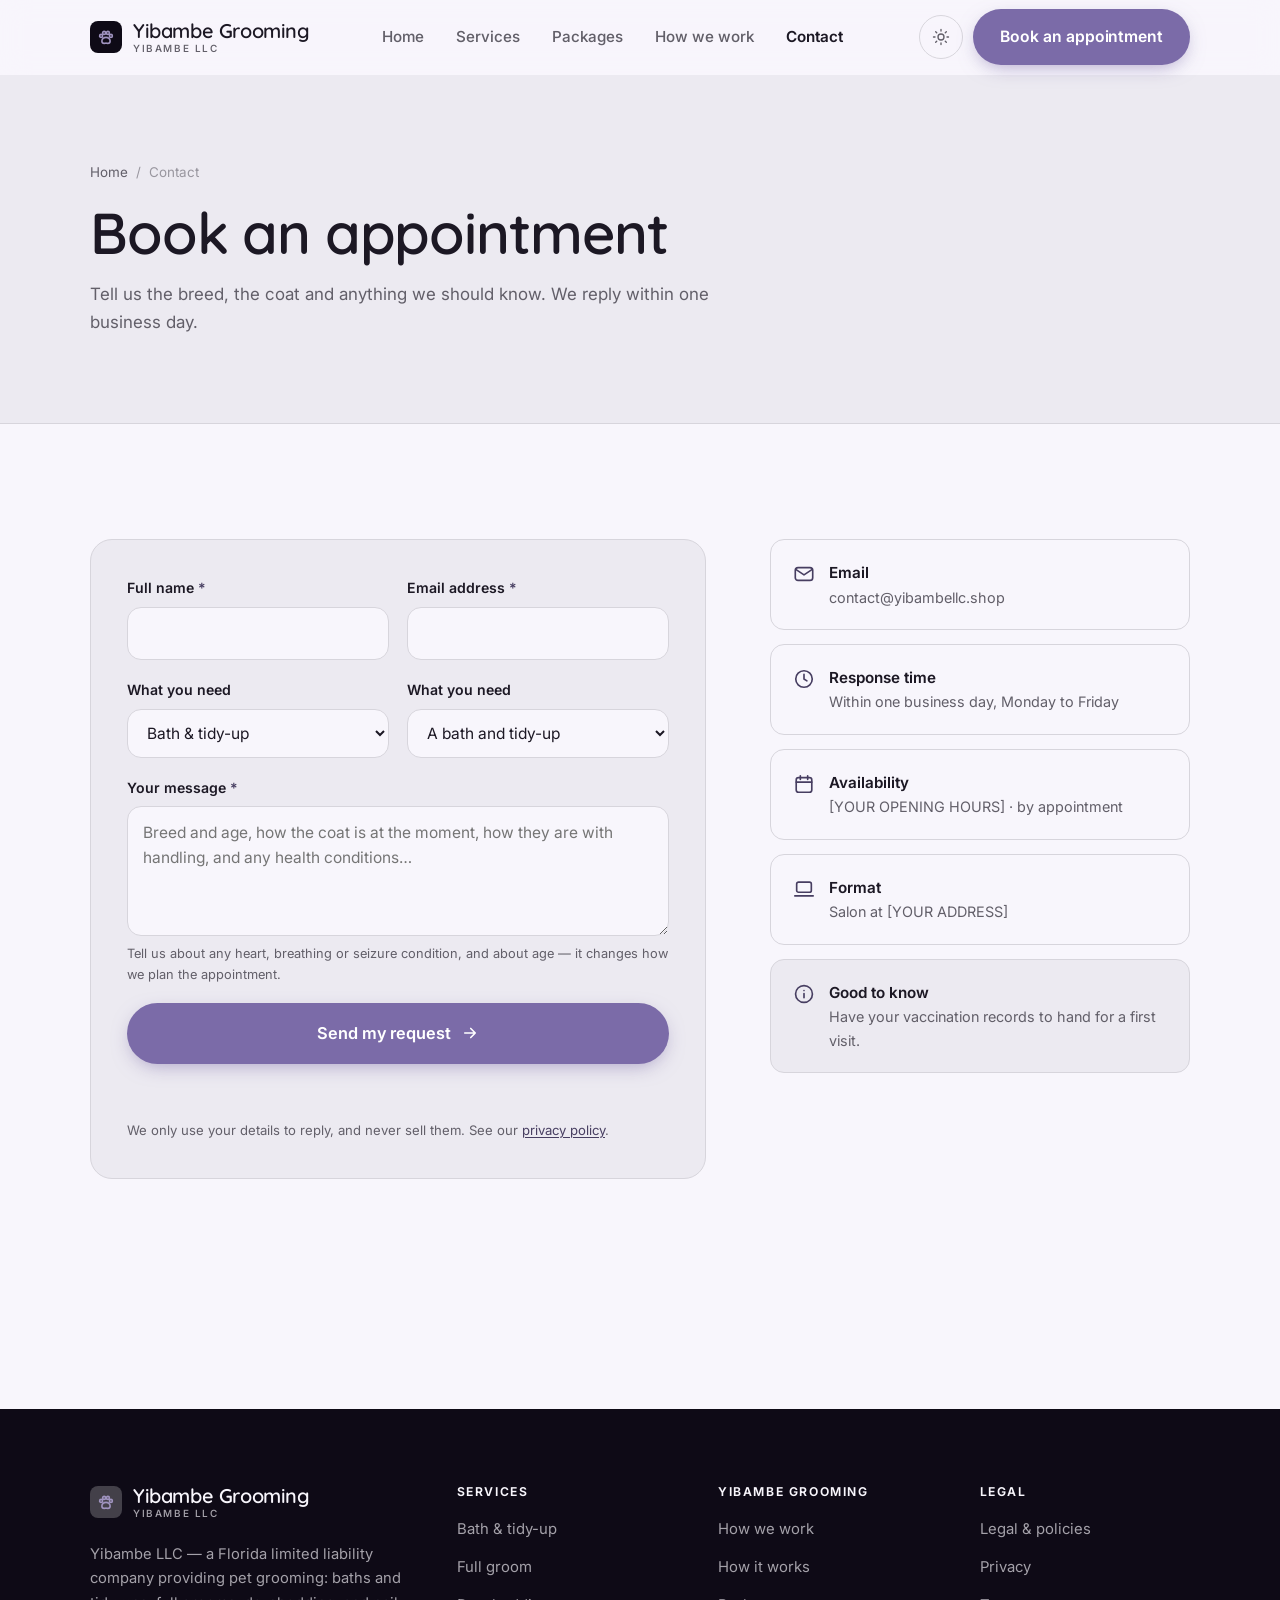
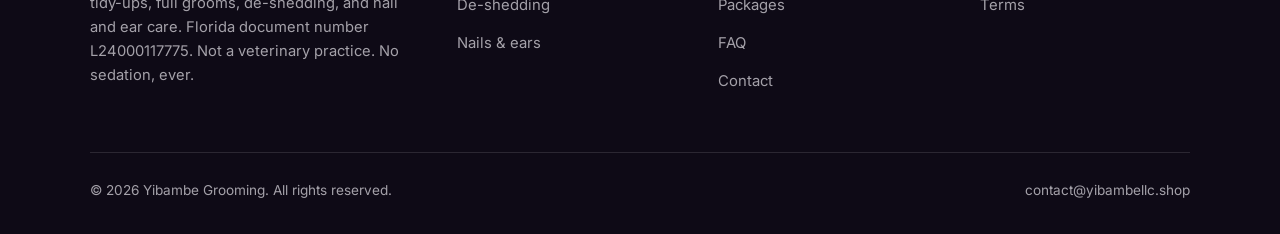
<file: contact.html>
<!DOCTYPE html>
<html lang="en" class="no-js">
<head>
<meta charset="utf-8">
<meta name="viewport" content="width=device-width, initial-scale=1">
<title>Contact — Yibambe Grooming</title>
<meta name="description" content="Contact Yibambe LLC about grooming. We reply within one business day.">
<link rel="canonical" href="https://yibambellc.shop/contact.html">

<meta property="og:type" content="website">
<meta property="og:url" content="https://yibambellc.shop/contact.html">
<meta property="og:site_name" content="Yibambe Grooming">
<meta property="og:locale" content="en_US">
<meta property="og:title" content="Contact — Yibambe Grooming">
<meta property="og:description" content="Contact Yibambe LLC about grooming. We reply within one business day.">
<meta name="theme-color" content="#0e0a16">

<link rel="icon" href="assets/img/favicon.svg" type="image/svg+xml">
<link rel="preconnect" href="https://fonts.googleapis.com">
<link rel="preconnect" href="https://fonts.gstatic.com" crossorigin>
<link rel="stylesheet" href="https://fonts.googleapis.com/css2?family=Quicksand:wght@400;600;700&family=Inter:wght@400..700&display=swap">
<link rel="stylesheet" href="assets/css/style.css">

<!-- Thème appliqué avant le premier rendu (évite le flash) -->
<script>
document.documentElement.classList.remove('no-js');
(function(){try{var t=localStorage.getItem('site-theme');if(t){document.documentElement.setAttribute('data-theme',t);}}catch(e){}})();
</script>
</head>

<body>
<a class="skip-link" href="#main">Skip to main content</a>

<header class="site-header">
  <nav class="wrap nav" aria-label="Main navigation">
    <a class="brand" href="index.html">
      <svg class="brand__mark" viewBox="0 0 64 64" aria-hidden="true">
        <rect class="bm-bg" width="64" height="64" rx="16"/>
        <g class="bm-ic" transform="translate(14 14) scale(1.5)" fill="none" stroke-width="2.1" stroke-linecap="round" stroke-linejoin="round"><circle cx="5.5" cy="10.5" r="2"/><circle cx="9.5" cy="6.5" r="2"/><circle cx="14.5" cy="6.5" r="2"/><circle cx="18.5" cy="10.5" r="2"/><path d="M12 12.5c-3 0-5.5 2.2-5.5 4.8 0 1.8 1.4 3.2 3.2 3.2.9 0 1.6-.3 2.3-.3s1.4.3 2.3.3c1.8 0 3.2-1.4 3.2-3.2 0-2.6-2.5-4.8-5.5-4.8z"/></g>
      </svg>
      <span>Yibambe Grooming<span class="brand__sub">Yibambe LLC</span></span>
    </a>

    <ul class="nav__links" id="nav-links">
      <li><a href="index.html">Home</a></li>
      <li><a href="programs.html">Services</a></li>
      <li><a href="index.html#pricing">Packages</a></li>
      <li><a href="about.html">How we work</a></li>
      <li><a href="contact.html" aria-current="page">Contact</a></li>
      <li><a class="btn btn--primary" href="contact.html">Book an appointment</a></li>
    </ul>

    <div class="nav__cta">
      <button class="theme-toggle" type="button" aria-label="Switch to dark theme">
        <svg class="icon-sun" viewBox="0 0 24 24" fill="none" stroke="currentColor" stroke-width="1.8" stroke-linecap="round" aria-hidden="true"><circle cx="12" cy="12" r="4"/><path d="M12 2v2m0 16v2M2 12h2m16 0h2M4.9 4.9l1.4 1.4m11.4 11.4 1.4 1.4M19.1 4.9l-1.4 1.4M6.3 17.7l-1.4 1.4"/></svg>
        <svg class="icon-moon" viewBox="0 0 24 24" fill="none" stroke="currentColor" stroke-width="1.8" stroke-linecap="round" stroke-linejoin="round" aria-hidden="true"><path d="M21 12.8A9 9 0 1 1 11.2 3a7 7 0 0 0 9.8 9.8z"/></svg>
      </button>
      <a class="btn btn--primary" href="contact.html">Book an appointment</a>
      <button class="nav__toggle" type="button" aria-expanded="false" aria-controls="nav-links" aria-label="Open menu">
        <svg class="icon-open" viewBox="0 0 24 24" fill="none" stroke="currentColor" stroke-width="2" stroke-linecap="round" aria-hidden="true"><path d="M3 6h18M3 12h18M3 18h18"/></svg>
        <svg class="icon-close" viewBox="0 0 24 24" fill="none" stroke="currentColor" stroke-width="2" stroke-linecap="round" aria-hidden="true"><path d="M6 6l12 12M18 6L6 18"/></svg>
      </button>
    </div>
  </nav>
</header>

<main id="main">

<section class="page-head">
  <div class="wrap">
    <nav class="breadcrumb" aria-label="Breadcrumb">
      <a href="index.html">Home</a><span>/</span><span aria-current="page">Contact</span>
    </nav>
    <h1>Book an appointment</h1>
    <p>Tell us the breed, the coat and anything we should know. We reply within one business day.</p>
  </div>
</section>

<section class="section wrap">
  <div class="form-layout">

    <!--
      FORM: the action attribute holds a placeholder id. Create a free form at
      https://formspree.io and replace VOTRE_ID_FORMSPREE. Until then, the button
      opens the visitor's email app with a pre-filled message to contact@yibambellc.shop.
    -->
    <form class="form" id="contact-form" action="https://formspree.io/f/VOTRE_ID_FORMSPREE" method="POST"
          data-email="contact@yibambellc.shop" data-subject="Grooming enquiry"
          data-msg-mail="Your email app will open with the message ready to send." data-msg-sending="Sending…"
          data-msg-ok="Thanks! Your message is on its way. We reply within one business day." data-msg-err="Sending failed. Please email us directly at">
      <div class="form__row">
        <div class="field">
          <label for="nom">Full name <span class="req" aria-hidden="true">*</span></label>
          <input type="text" id="nom" name="nom" autocomplete="name" required>
        </div>
        <div class="field">
          <label for="email">Email address <span class="req" aria-hidden="true">*</span></label>
          <input type="email" id="email" name="email" autocomplete="email" required>
        </div>
      </div>

      <div class="form__row">
        <div class="field">
          <label for="programme">What you need</label>
          <select id="programme" name="programme">
            <option>Bath &amp; tidy-up</option>
            <option>Full groom</option>
            <option>De-shedding</option>
            <option>Nails &amp; ears</option>
            <option>Not sure yet</option>
          </select>
        </div>
        <div class="field">
          <label for="niveau">What you need</label>
          <select id="niveau" name="niveau">
            <option>A bath and tidy-up</option>
            <option>A full groom</option>
            <option>De-shedding</option>
            <option>Just nails and ears</option>
          </select>
        </div>
      </div>

      <div class="field">
        <label for="message">Your message <span class="req" aria-hidden="true">*</span></label>
        <textarea id="message" name="message" required placeholder="Breed and age, how the coat is at the moment, how they are with handling, and any health conditions…"></textarea>
        <span class="field__hint">Tell us about any heart, breathing or seizure condition, and about age — it changes how we plan the appointment.</span>
      </div>

      <!-- Bot trap: hidden from humans -->
      <div class="visually-hidden" aria-hidden="true">
        <label for="site-web">Leave this field empty</label>
        <input type="text" id="site-web" name="_gotcha" tabindex="-1" autocomplete="off">
      </div>

      <button class="btn btn--primary btn--lg" type="submit">Send my request <svg viewBox="0 0 24 24" fill="none" stroke="currentColor" stroke-width="2.2" stroke-linecap="round" stroke-linejoin="round" aria-hidden="true"><path d="M5 12h14M13 6l6 6-6 6"/></svg></button>

      <p id="form-status" class="form__status" role="status" aria-live="polite"></p>

      <p class="form__note">
        We only use your details to reply, and never sell them. See our <a href="legal.html#privacy">privacy policy</a>.
      </p>
    </form>

    <aside class="contact-aside">
      <div class="contact-card">
        <svg viewBox="0 0 24 24" fill="none" stroke="currentColor" stroke-width="1.8" stroke-linecap="round" stroke-linejoin="round" aria-hidden="true"><rect x="2.5" y="5" width="19" height="14" rx="3"/><path d="M3 7l9 6 9-6"/></svg>
        <div><b>Email</b><a href="mailto:contact@yibambellc.shop">contact@yibambellc.shop</a></div>
      </div>
      <div class="contact-card">
        <svg viewBox="0 0 24 24" fill="none" stroke="currentColor" stroke-width="1.8" stroke-linecap="round" stroke-linejoin="round" aria-hidden="true"><circle cx="12" cy="12" r="9"/><path d="M12 7v5l3.2 2"/></svg>
        <div><b>Response time</b><span>Within one business day, Monday to Friday</span></div>
      </div>
      <div class="contact-card">
        <svg viewBox="0 0 24 24" fill="none" stroke="currentColor" stroke-width="1.8" stroke-linecap="round" stroke-linejoin="round" aria-hidden="true"><rect x="3.5" y="5" width="17" height="16" rx="2.5"/><path d="M8 3v4M16 3v4M3.5 10h17"/></svg>
        <div><b>Availability</b><span>[YOUR OPENING HOURS] · by appointment</span></div>
      </div>
      <div class="contact-card">
        <svg viewBox="0 0 24 24" fill="none" stroke="currentColor" stroke-width="1.8" stroke-linecap="round" stroke-linejoin="round" aria-hidden="true"><rect x="4" y="4.5" width="16" height="11" rx="2"/><path d="M2 19.5h20"/></svg>
        <div><b>Format</b><span>Salon at [YOUR ADDRESS]</span></div>
      </div>
      <div class="contact-card contact-card--soft">
        <svg viewBox="0 0 24 24" fill="none" stroke="currentColor" stroke-width="1.8" stroke-linecap="round" stroke-linejoin="round" aria-hidden="true"><circle cx="12" cy="12" r="9.2"/><path d="M12 16v-4.5M12 8.2v.1"/></svg>
        <div><b>Good to know</b><span>Have your vaccination records to hand for a first visit.</span></div>
      </div>
    </aside>

  </div>
</section>

</main>

<footer class="site-footer">
  <div class="wrap">
    <div class="footer__grid">
      <div class="footer__brand">
        <a class="brand" href="index.html">
          <svg class="brand__mark" viewBox="0 0 64 64" aria-hidden="true">
        <rect class="bm-bg" width="64" height="64" rx="16"/>
        <g class="bm-ic" transform="translate(14 14) scale(1.5)" fill="none" stroke-width="2.1" stroke-linecap="round" stroke-linejoin="round"><circle cx="5.5" cy="10.5" r="2"/><circle cx="9.5" cy="6.5" r="2"/><circle cx="14.5" cy="6.5" r="2"/><circle cx="18.5" cy="10.5" r="2"/><path d="M12 12.5c-3 0-5.5 2.2-5.5 4.8 0 1.8 1.4 3.2 3.2 3.2.9 0 1.6-.3 2.3-.3s1.4.3 2.3.3c1.8 0 3.2-1.4 3.2-3.2 0-2.6-2.5-4.8-5.5-4.8z"/></g>
      </svg>
          <span>Yibambe Grooming<span class="brand__sub">Yibambe LLC</span></span>
        </a>
        <p>Yibambe LLC — a Florida limited liability company providing pet grooming: baths and tidy-ups, full grooms, de-shedding, and nail and ear care. Florida document number L24000117775. Not a veterinary practice. No sedation, ever.</p>
      </div>

      <div class="footer__col">
        <h4>Services</h4>
        <ul>
          <li><a href="programs.html#bath">Bath &amp; tidy-up</a></li>
          <li><a href="programs.html#fullgroom">Full groom</a></li>
          <li><a href="programs.html#deshed">De-shedding</a></li>
          <li><a href="programs.html#nails">Nails &amp; ears</a></li>
        </ul>
      </div>

      <div class="footer__col">
        <h4>Yibambe Grooming</h4>
        <ul>
          <li><a href="about.html">How we work</a></li>
          <li><a href="index.html#how-it-works">How it works</a></li>
          <li><a href="index.html#pricing">Packages</a></li>
          <li><a href="index.html#faq">FAQ</a></li>
          <li><a href="contact.html">Contact</a></li>
        </ul>
      </div>

      <div class="footer__col">
        <h4>Legal</h4>
        <ul>
          <li><a href="legal.html">Legal &amp; policies</a></li>
          <li><a href="legal.html#privacy">Privacy</a></li>
          <li><a href="legal.html#terms">Terms</a></li>
        </ul>
      </div>
    </div>

    <div class="footer__bottom">
      <p>© <span data-year>2026</span> Yibambe Grooming. All rights reserved.</p>
      <p><a href="mailto:contact@yibambellc.shop">contact@yibambellc.shop</a></p>
    </div>
  </div>
</footer>

<script src="assets/js/main.js" defer></script>
</body>
</html>
</file>
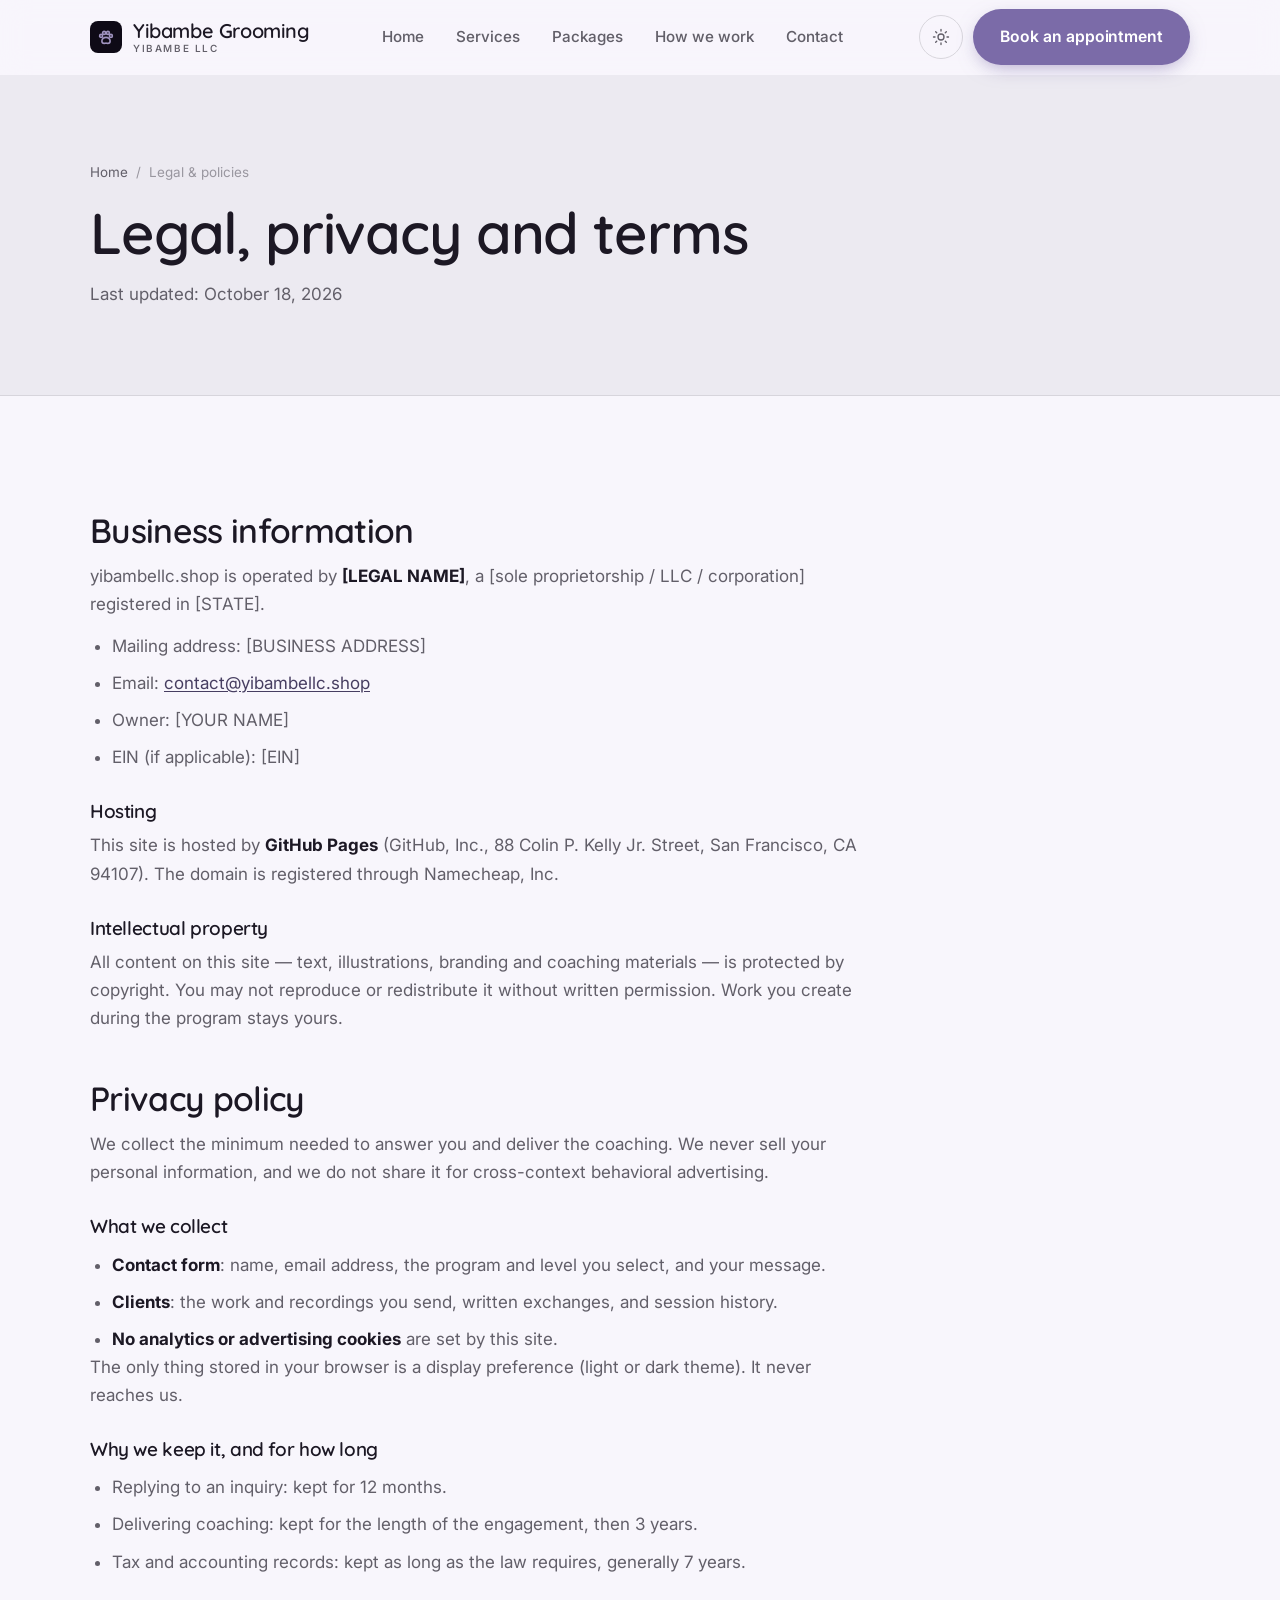
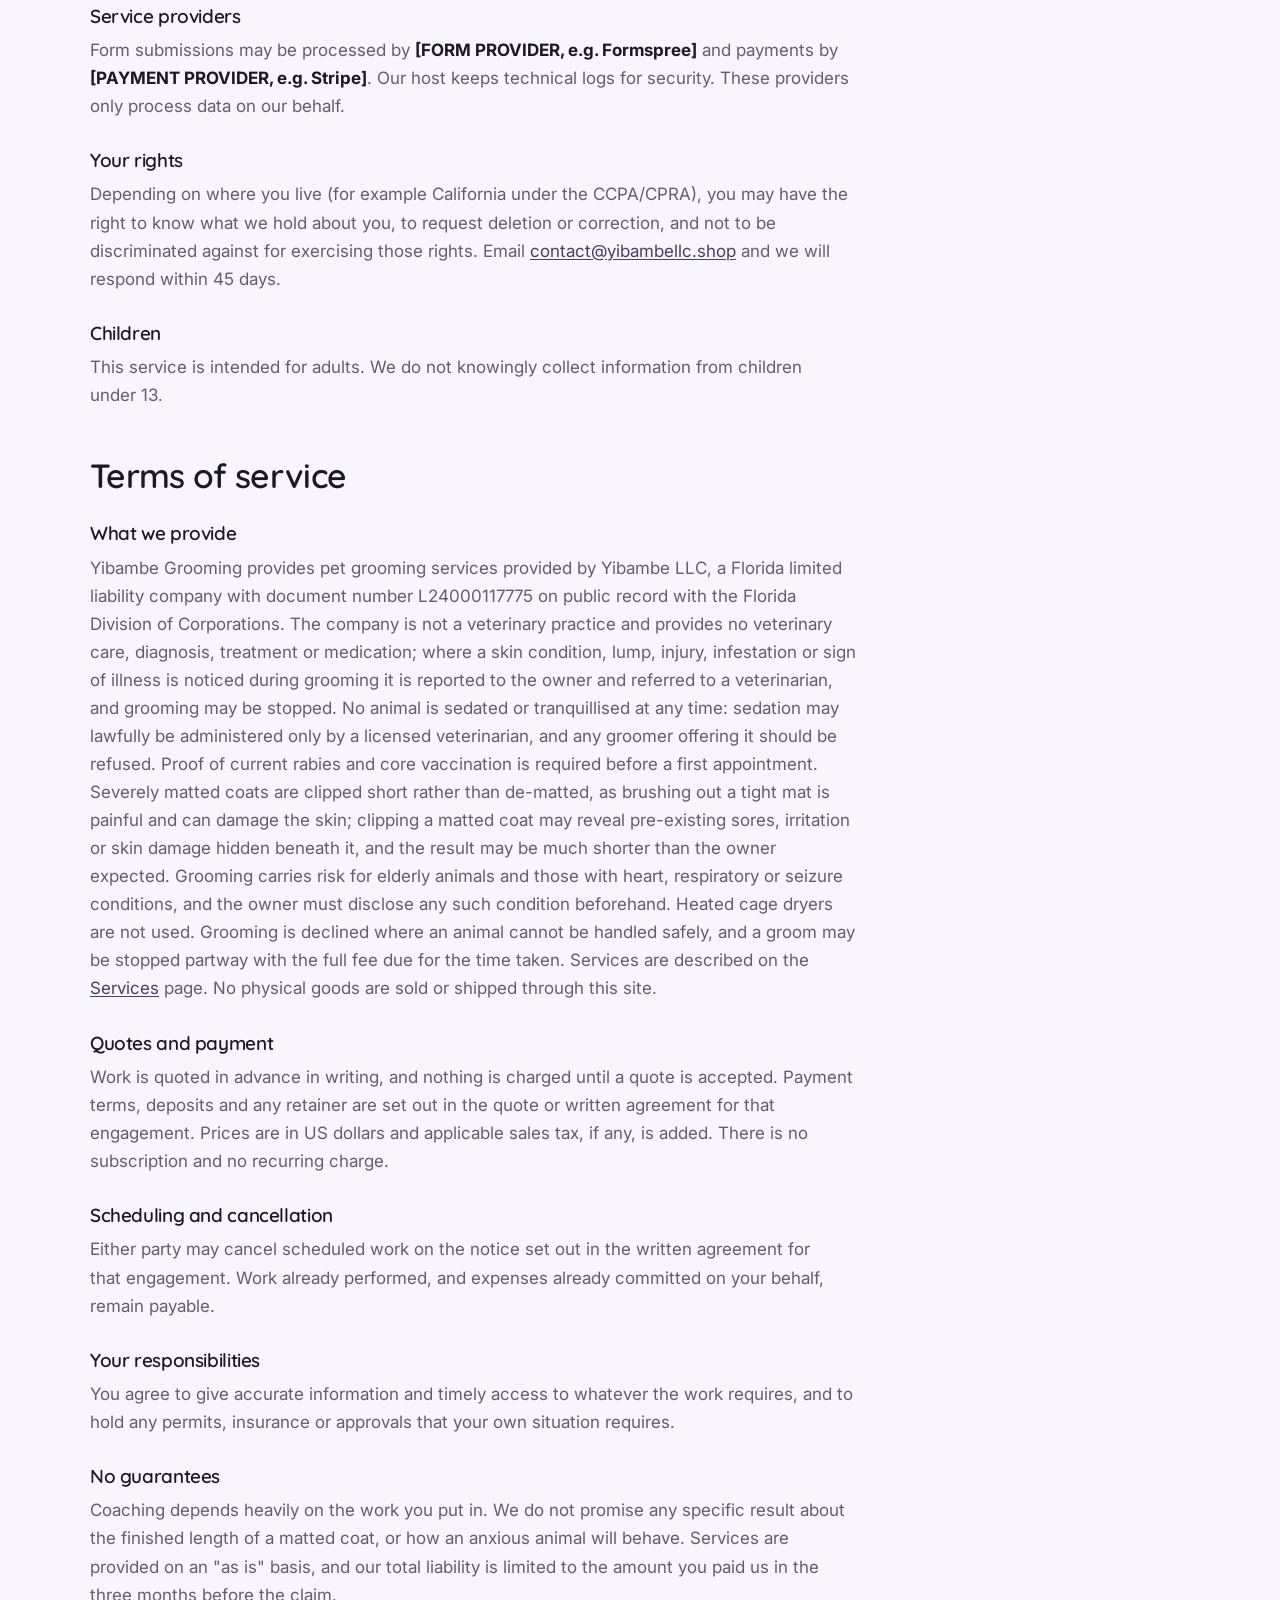
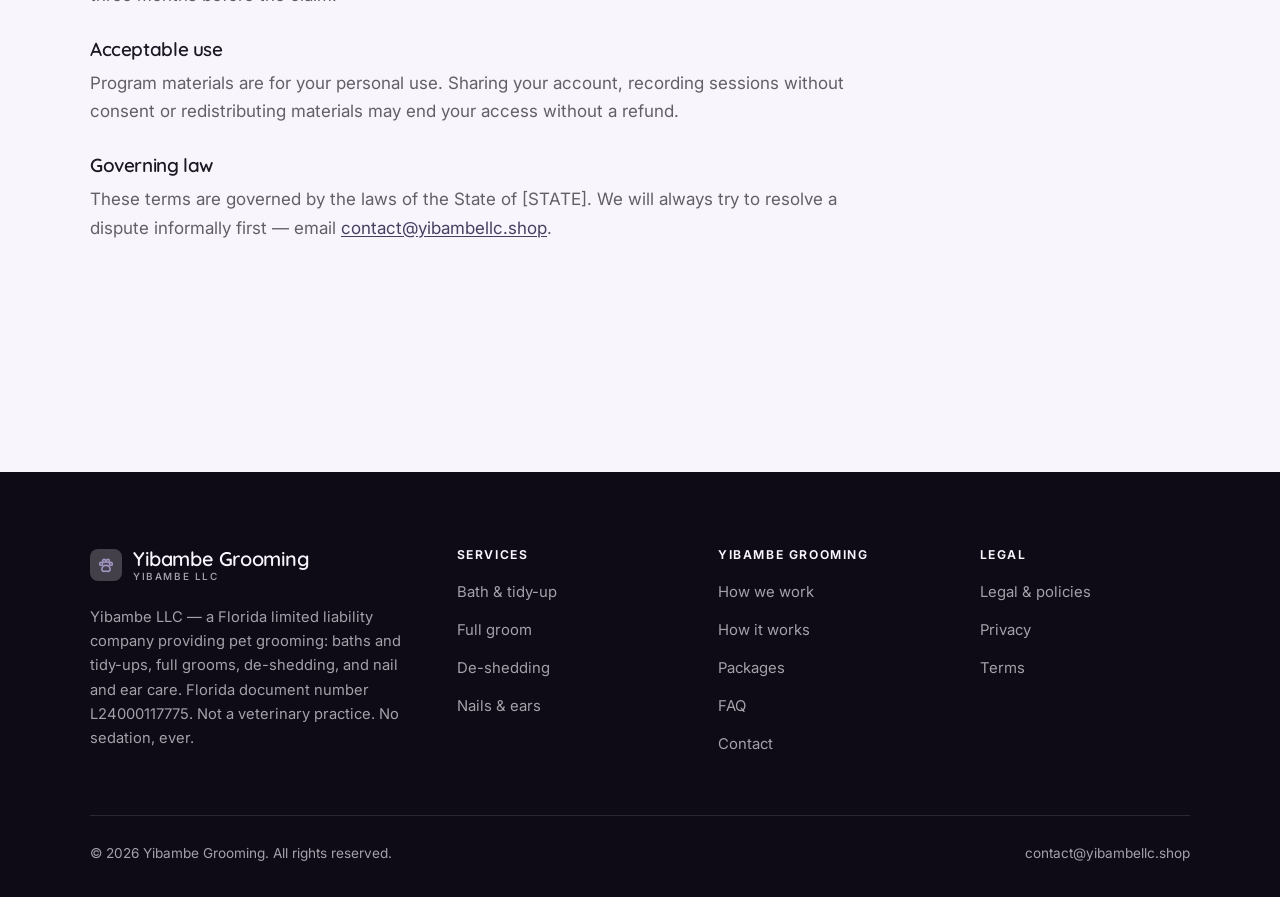
<file: legal.html>
<!DOCTYPE html>
<html lang="en" class="no-js">
<head>
<meta charset="utf-8">
<meta name="viewport" content="width=device-width, initial-scale=1">
<title>Legal, privacy and terms — Yibambe Grooming</title>
<meta name="description" content="Business information, privacy policy and terms of service for Yibambe Grooming.">
<meta name="robots" content="noindex">

<meta property="og:type" content="website">
<meta property="og:url" content="https://yibambellc.shop/legal.html">
<meta property="og:site_name" content="Yibambe Grooming">
<meta property="og:locale" content="en_US">
<meta property="og:title" content="Legal, privacy and terms — Yibambe Grooming">
<meta property="og:description" content="Business information, privacy policy and terms of service for Yibambe Grooming.">
<meta name="theme-color" content="#0e0a16">

<link rel="icon" href="assets/img/favicon.svg" type="image/svg+xml">
<link rel="preconnect" href="https://fonts.googleapis.com">
<link rel="preconnect" href="https://fonts.gstatic.com" crossorigin>
<link rel="stylesheet" href="https://fonts.googleapis.com/css2?family=Quicksand:wght@400;600;700&family=Inter:wght@400..700&display=swap">
<link rel="stylesheet" href="assets/css/style.css">

<!-- Thème appliqué avant le premier rendu (évite le flash) -->
<script>
document.documentElement.classList.remove('no-js');
(function(){try{var t=localStorage.getItem('site-theme');if(t){document.documentElement.setAttribute('data-theme',t);}}catch(e){}})();
</script>
</head>

<body>
<a class="skip-link" href="#main">Skip to main content</a>

<header class="site-header">
  <nav class="wrap nav" aria-label="Main navigation">
    <a class="brand" href="index.html">
      <svg class="brand__mark" viewBox="0 0 64 64" aria-hidden="true">
        <rect class="bm-bg" width="64" height="64" rx="16"/>
        <g class="bm-ic" transform="translate(14 14) scale(1.5)" fill="none" stroke-width="2.1" stroke-linecap="round" stroke-linejoin="round"><circle cx="5.5" cy="10.5" r="2"/><circle cx="9.5" cy="6.5" r="2"/><circle cx="14.5" cy="6.5" r="2"/><circle cx="18.5" cy="10.5" r="2"/><path d="M12 12.5c-3 0-5.5 2.2-5.5 4.8 0 1.8 1.4 3.2 3.2 3.2.9 0 1.6-.3 2.3-.3s1.4.3 2.3.3c1.8 0 3.2-1.4 3.2-3.2 0-2.6-2.5-4.8-5.5-4.8z"/></g>
      </svg>
      <span>Yibambe Grooming<span class="brand__sub">Yibambe LLC</span></span>
    </a>

    <ul class="nav__links" id="nav-links">
      <li><a href="index.html">Home</a></li>
      <li><a href="programs.html">Services</a></li>
      <li><a href="index.html#pricing">Packages</a></li>
      <li><a href="about.html">How we work</a></li>
      <li><a href="contact.html">Contact</a></li>
      <li><a class="btn btn--primary" href="contact.html">Book an appointment</a></li>
    </ul>

    <div class="nav__cta">
      <button class="theme-toggle" type="button" aria-label="Switch to dark theme">
        <svg class="icon-sun" viewBox="0 0 24 24" fill="none" stroke="currentColor" stroke-width="1.8" stroke-linecap="round" aria-hidden="true"><circle cx="12" cy="12" r="4"/><path d="M12 2v2m0 16v2M2 12h2m16 0h2M4.9 4.9l1.4 1.4m11.4 11.4 1.4 1.4M19.1 4.9l-1.4 1.4M6.3 17.7l-1.4 1.4"/></svg>
        <svg class="icon-moon" viewBox="0 0 24 24" fill="none" stroke="currentColor" stroke-width="1.8" stroke-linecap="round" stroke-linejoin="round" aria-hidden="true"><path d="M21 12.8A9 9 0 1 1 11.2 3a7 7 0 0 0 9.8 9.8z"/></svg>
      </button>
      <a class="btn btn--primary" href="contact.html">Book an appointment</a>
      <button class="nav__toggle" type="button" aria-expanded="false" aria-controls="nav-links" aria-label="Open menu">
        <svg class="icon-open" viewBox="0 0 24 24" fill="none" stroke="currentColor" stroke-width="2" stroke-linecap="round" aria-hidden="true"><path d="M3 6h18M3 12h18M3 18h18"/></svg>
        <svg class="icon-close" viewBox="0 0 24 24" fill="none" stroke="currentColor" stroke-width="2" stroke-linecap="round" aria-hidden="true"><path d="M6 6l12 12M18 6L6 18"/></svg>
      </button>
    </div>
  </nav>
</header>

<main id="main">

<section class="page-head">
  <div class="wrap">
    <nav class="breadcrumb" aria-label="Breadcrumb">
      <a href="index.html">Home</a><span>/</span><span aria-current="page">Legal &amp; policies</span>
    </nav>
    <h1>Legal, privacy and terms</h1>
    <p>Last updated: <time datetime="2026-10-18">October 18, 2026</time></p>
  </div>
</section>

<section class="section wrap">
  <div class="prose">

    <!--
      TO DO: this is a skeleton, not legal advice. Replace every [BRACKET] with
      your real details before selling, and have a lawyer review it if you can.
      Consumer protection rules differ by state.
    -->

    <h2 id="business">Business information</h2>
    <p>
      yibambellc.shop is operated by <strong>[LEGAL NAME]</strong>, a [sole proprietorship / LLC / corporation]
      registered in [STATE].
    </p>
    <ul>
      <li>Mailing address: [BUSINESS ADDRESS]</li>
      <li>Email: <a href="mailto:contact@yibambellc.shop">contact@yibambellc.shop</a></li>
      <li>Owner: [YOUR NAME]</li>
      <li>EIN (if applicable): [EIN]</li>
    </ul>

    <h3>Hosting</h3>
    <p>
      This site is hosted by <strong>GitHub Pages</strong> (GitHub, Inc., 88 Colin P. Kelly Jr. Street,
      San Francisco, CA 94107). The domain is registered through Namecheap, Inc.
    </p>

    <h3>Intellectual property</h3>
    <p>
      All content on this site — text, illustrations, branding and coaching materials — is protected by
      copyright. You may not reproduce or redistribute it without written permission. Work you create during
      the program stays yours.
    </p>

    <h2 id="privacy">Privacy policy</h2>
    <p>
      We collect the minimum needed to answer you and deliver the coaching. We never sell your personal
      information, and we do not share it for cross-context behavioral advertising.
    </p>
    <h3>What we collect</h3>
    <ul>
      <li><strong>Contact form</strong>: name, email address, the program and level you select, and your message.</li>
      <li><strong>Clients</strong>: the work and recordings you send, written exchanges, and session history.</li>
      <li><strong>No analytics or advertising cookies</strong> are set by this site.</li>
    </ul>
    <p>
      The only thing stored in your browser is a display preference (light or dark theme). It never reaches us.
    </p>
    <h3>Why we keep it, and for how long</h3>
    <ul>
      <li>Replying to an inquiry: kept for 12 months.</li>
      <li>Delivering coaching: kept for the length of the engagement, then 3 years.</li>
      <li>Tax and accounting records: kept as long as the law requires, generally 7 years.</li>
    </ul>
    <h3>Service providers</h3>
    <p>
      Form submissions may be processed by <strong>[FORM PROVIDER, e.g. Formspree]</strong> and payments by
      <strong>[PAYMENT PROVIDER, e.g. Stripe]</strong>. Our host keeps technical logs for security. These
      providers only process data on our behalf.
    </p>
    <h3>Your rights</h3>
    <p>
      Depending on where you live (for example California under the CCPA/CPRA), you may have the right to
      know what we hold about you, to request deletion or correction, and not to be discriminated against for
      exercising those rights. Email <a href="mailto:contact@yibambellc.shop">contact@yibambellc.shop</a> and we will respond within 45 days.
    </p>
    <h3>Children</h3>
    <p>
      This service is intended for adults. We do not knowingly collect information from children under 13.
    </p>

    <h2 id="terms">Terms of service</h2>
    <h3>What we provide</h3>
    <p>
      Yibambe Grooming provides pet grooming services provided by Yibambe LLC, a Florida limited liability company with document number L24000117775 on public record with the Florida Division of Corporations. The company is not a veterinary practice and provides no veterinary care, diagnosis, treatment or medication; where a skin condition, lump, injury, infestation or sign of illness is noticed during grooming it is reported to the owner and referred to a veterinarian, and grooming may be stopped. No animal is sedated or tranquillised at any time: sedation may lawfully be administered only by a licensed veterinarian, and any groomer offering it should be refused. Proof of current rabies and core vaccination is required before a first appointment. Severely matted coats are clipped short rather than de-matted, as brushing out a tight mat is painful and can damage the skin; clipping a matted coat may reveal pre-existing sores, irritation or skin damage hidden beneath it, and the result may be much shorter than the owner expected. Grooming carries risk for elderly animals and those with heart, respiratory or seizure conditions, and the owner must disclose any such condition beforehand. Heated cage dryers are not used. Grooming is declined where an animal cannot be handled safely, and a groom may be stopped partway with the full fee due for the time taken. Services are described on the
      <a href="programs.html">Services</a> page. No physical goods are sold or shipped through this site.
    </p>
    <h3>Quotes and payment</h3>
    <p>
      Work is quoted in advance in writing, and nothing is charged until a quote is accepted. Payment terms,
      deposits and any retainer are set out in the quote or written agreement for that engagement. Prices are in
      US dollars and applicable sales tax, if any, is added. There is no subscription and no recurring charge.
    </p>
    <h3>Scheduling and cancellation</h3>
    <p>
      Either party may cancel scheduled work on the notice set out in the written agreement for that engagement.
      Work already performed, and expenses already committed on your behalf, remain payable.
    </p>
    <h3>Your responsibilities</h3>
    <p>
      You agree to give accurate information and timely access to whatever the work requires, and to hold any
      permits, insurance or approvals that your own situation requires.
    </p>

    <h3>No guarantees</h3>
    <p>
      Coaching depends heavily on the work you put in. We do not promise any specific result
      about the finished length of a matted coat, or how an anxious animal will behave. Services are provided on an "as is" basis, and our total
      liability is limited to the amount you paid us in the three months before the claim.
    </p>
    <h3>Acceptable use</h3>
    <p>
      Program materials are for your personal use. Sharing your account, recording sessions without consent
      or redistributing materials may end your access without a refund.
    </p>
    <h3>Governing law</h3>
    <p>
      These terms are governed by the laws of the State of [STATE]. We will always try to resolve a dispute
      informally first — email <a href="mailto:contact@yibambellc.shop">contact@yibambellc.shop</a>.
    </p>

  </div>
</section>

</main>

<footer class="site-footer">
  <div class="wrap">
    <div class="footer__grid">
      <div class="footer__brand">
        <a class="brand" href="index.html">
          <svg class="brand__mark" viewBox="0 0 64 64" aria-hidden="true">
        <rect class="bm-bg" width="64" height="64" rx="16"/>
        <g class="bm-ic" transform="translate(14 14) scale(1.5)" fill="none" stroke-width="2.1" stroke-linecap="round" stroke-linejoin="round"><circle cx="5.5" cy="10.5" r="2"/><circle cx="9.5" cy="6.5" r="2"/><circle cx="14.5" cy="6.5" r="2"/><circle cx="18.5" cy="10.5" r="2"/><path d="M12 12.5c-3 0-5.5 2.2-5.5 4.8 0 1.8 1.4 3.2 3.2 3.2.9 0 1.6-.3 2.3-.3s1.4.3 2.3.3c1.8 0 3.2-1.4 3.2-3.2 0-2.6-2.5-4.8-5.5-4.8z"/></g>
      </svg>
          <span>Yibambe Grooming<span class="brand__sub">Yibambe LLC</span></span>
        </a>
        <p>Yibambe LLC — a Florida limited liability company providing pet grooming: baths and tidy-ups, full grooms, de-shedding, and nail and ear care. Florida document number L24000117775. Not a veterinary practice. No sedation, ever.</p>
      </div>

      <div class="footer__col">
        <h4>Services</h4>
        <ul>
          <li><a href="programs.html#bath">Bath &amp; tidy-up</a></li>
          <li><a href="programs.html#fullgroom">Full groom</a></li>
          <li><a href="programs.html#deshed">De-shedding</a></li>
          <li><a href="programs.html#nails">Nails &amp; ears</a></li>
        </ul>
      </div>

      <div class="footer__col">
        <h4>Yibambe Grooming</h4>
        <ul>
          <li><a href="about.html">How we work</a></li>
          <li><a href="index.html#how-it-works">How it works</a></li>
          <li><a href="index.html#pricing">Packages</a></li>
          <li><a href="index.html#faq">FAQ</a></li>
          <li><a href="contact.html">Contact</a></li>
        </ul>
      </div>

      <div class="footer__col">
        <h4>Legal</h4>
        <ul>
          <li><a href="legal.html">Legal &amp; policies</a></li>
          <li><a href="legal.html#privacy">Privacy</a></li>
          <li><a href="legal.html#terms">Terms</a></li>
        </ul>
      </div>
    </div>

    <div class="footer__bottom">
      <p>© <span data-year>2026</span> Yibambe Grooming. All rights reserved.</p>
      <p><a href="mailto:contact@yibambellc.shop">contact@yibambellc.shop</a></p>
    </div>
  </div>
</footer>

<script src="assets/js/main.js" defer></script>
</body>
</html>
</file>
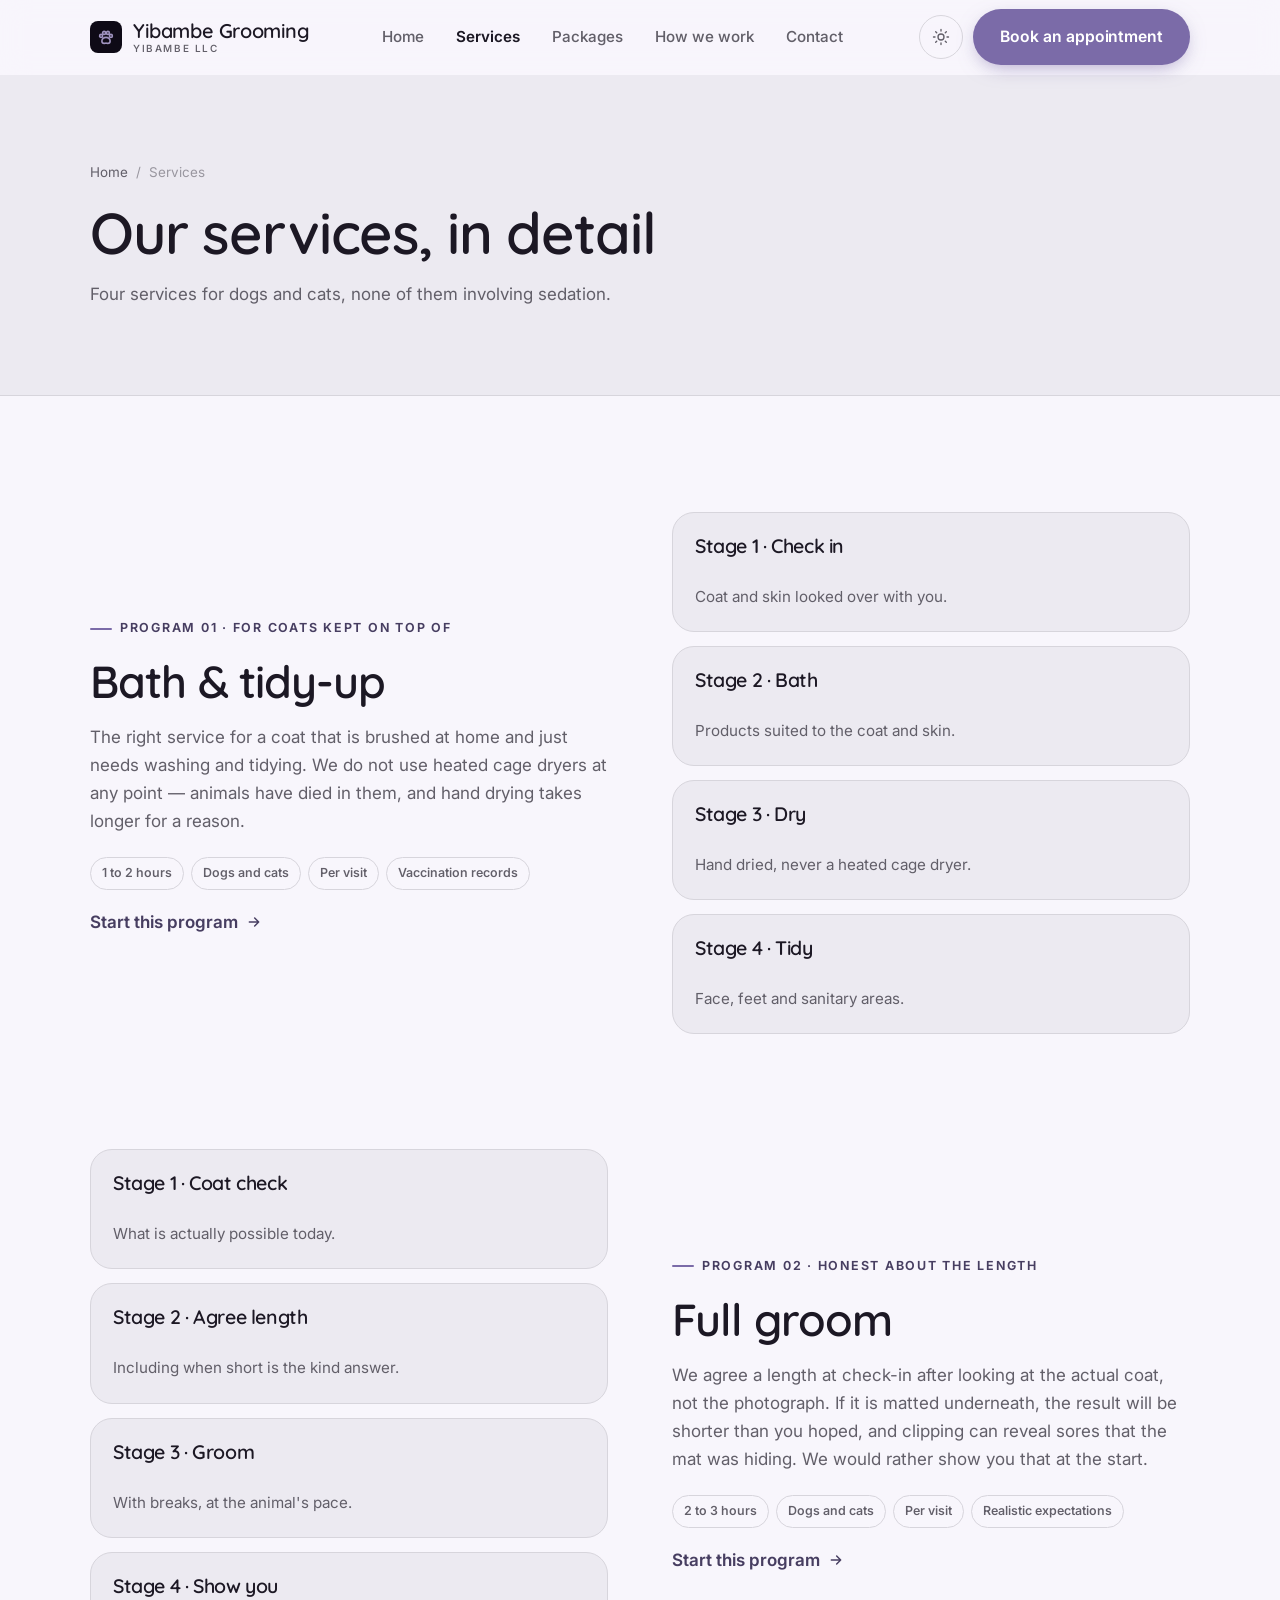
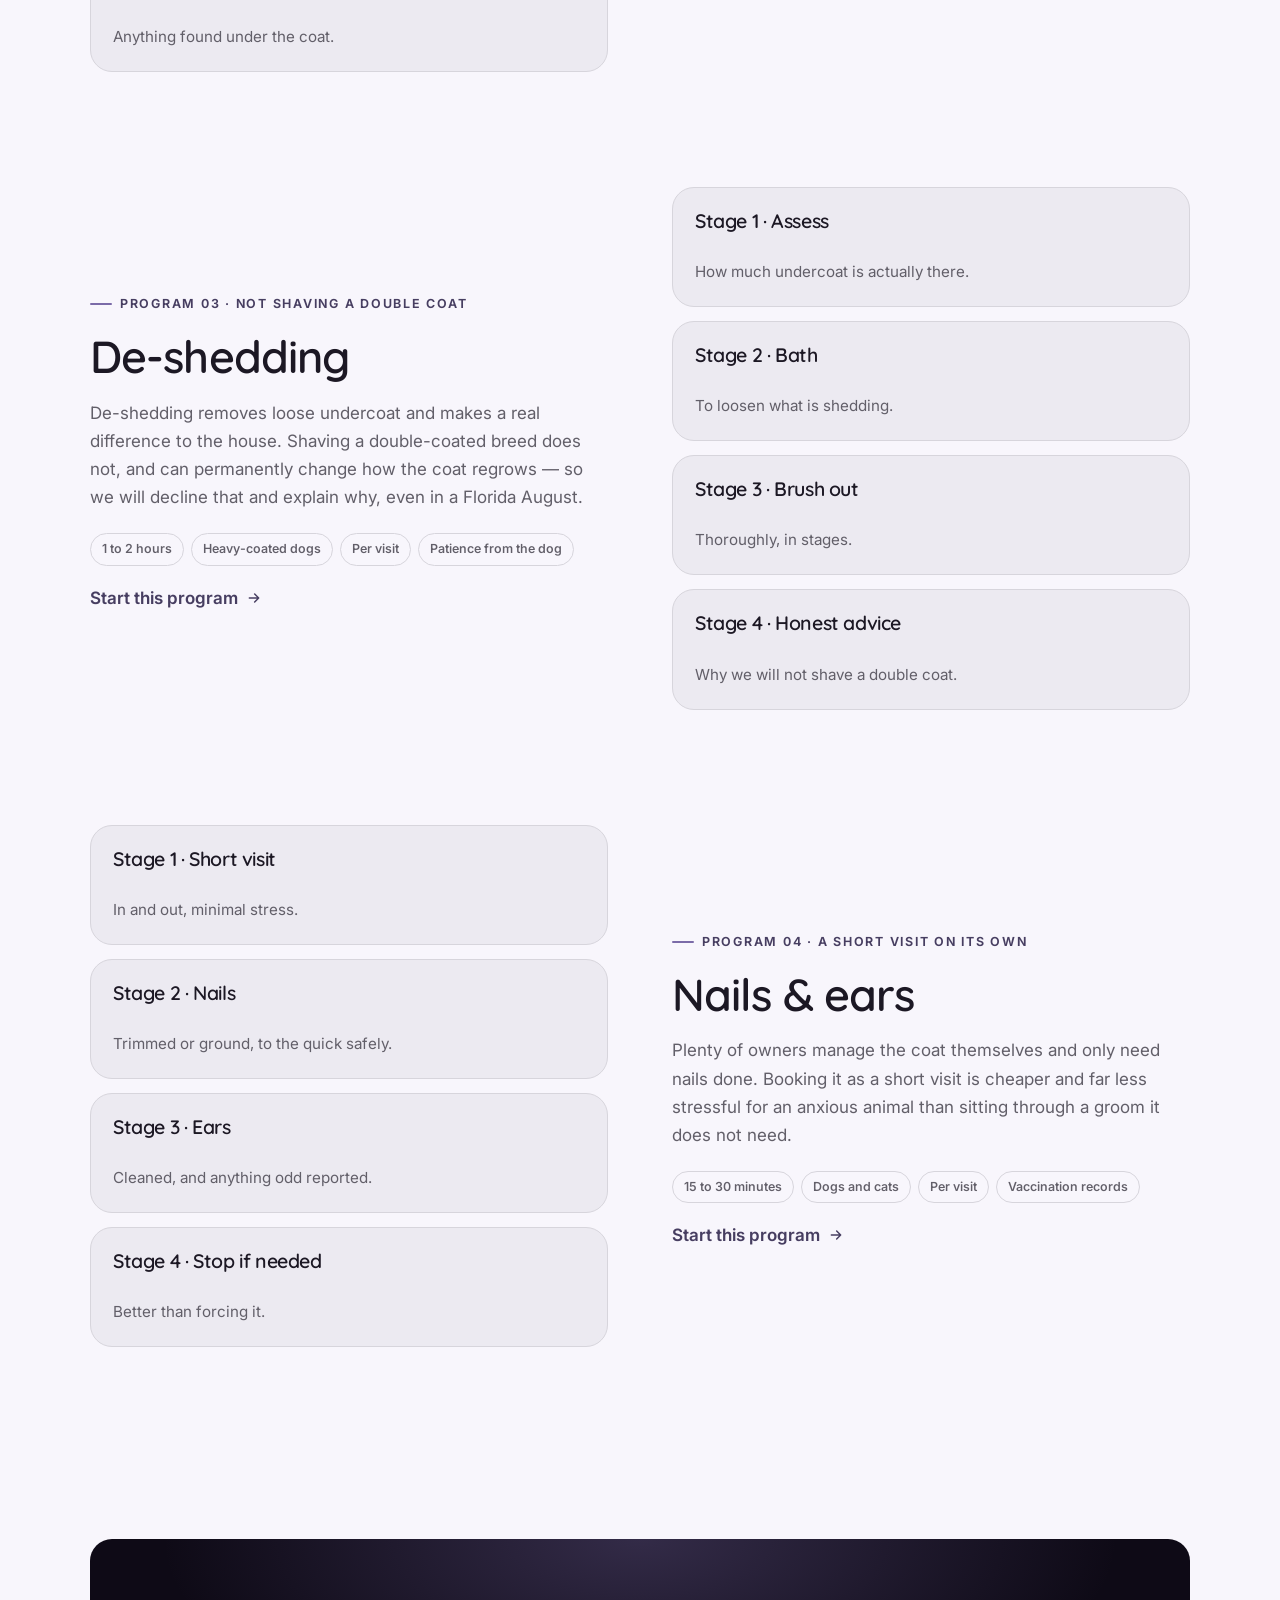
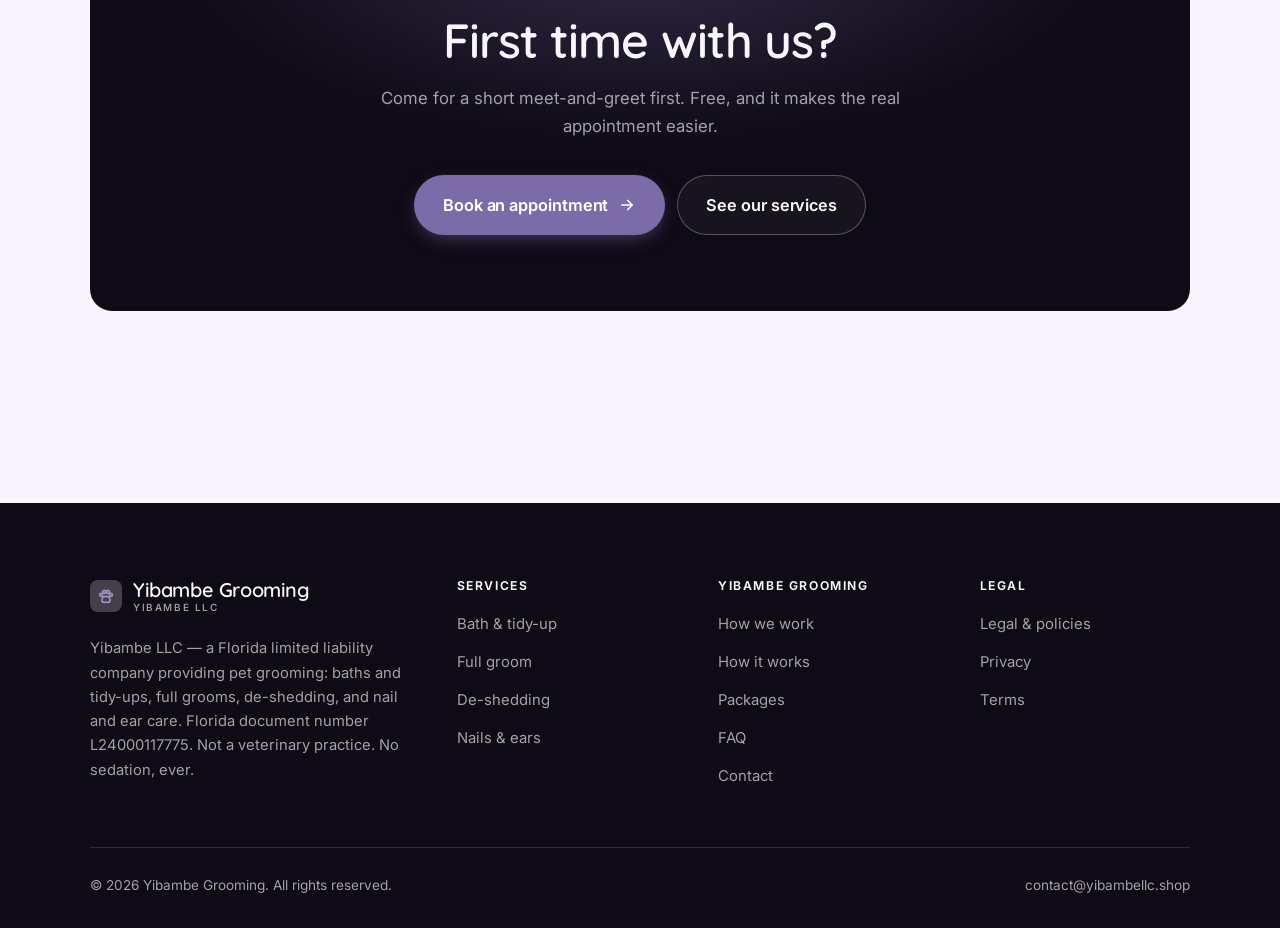
<file: programs.html>
<!DOCTYPE html>
<html lang="en" class="no-js">
<head>
<meta charset="utf-8">
<meta name="viewport" content="width=device-width, initial-scale=1">
<title>Services — Yibambe Grooming</title>
<meta name="description" content="Services of Yibambe LLC: bath and tidy-up, full groom, de-shedding, and nails and ears.">
<link rel="canonical" href="https://yibambellc.shop/programs.html">

<meta property="og:type" content="website">
<meta property="og:url" content="https://yibambellc.shop/programs.html">
<meta property="og:site_name" content="Yibambe Grooming">
<meta property="og:locale" content="en_US">
<meta property="og:title" content="Services — Yibambe Grooming">
<meta property="og:description" content="Services of Yibambe LLC: bath and tidy-up, full groom, de-shedding, and nails and ears.">
<meta name="theme-color" content="#0e0a16">

<link rel="icon" href="assets/img/favicon.svg" type="image/svg+xml">
<link rel="preconnect" href="https://fonts.googleapis.com">
<link rel="preconnect" href="https://fonts.gstatic.com" crossorigin>
<link rel="stylesheet" href="https://fonts.googleapis.com/css2?family=Quicksand:wght@400;600;700&family=Inter:wght@400..700&display=swap">
<link rel="stylesheet" href="assets/css/style.css">

<!-- Thème appliqué avant le premier rendu (évite le flash) -->
<script>
document.documentElement.classList.remove('no-js');
(function(){try{var t=localStorage.getItem('site-theme');if(t){document.documentElement.setAttribute('data-theme',t);}}catch(e){}})();
</script>
</head>

<body>
<a class="skip-link" href="#main">Skip to main content</a>

<header class="site-header">
  <nav class="wrap nav" aria-label="Main navigation">
    <a class="brand" href="index.html">
      <svg class="brand__mark" viewBox="0 0 64 64" aria-hidden="true">
        <rect class="bm-bg" width="64" height="64" rx="16"/>
        <g class="bm-ic" transform="translate(14 14) scale(1.5)" fill="none" stroke-width="2.1" stroke-linecap="round" stroke-linejoin="round"><circle cx="5.5" cy="10.5" r="2"/><circle cx="9.5" cy="6.5" r="2"/><circle cx="14.5" cy="6.5" r="2"/><circle cx="18.5" cy="10.5" r="2"/><path d="M12 12.5c-3 0-5.5 2.2-5.5 4.8 0 1.8 1.4 3.2 3.2 3.2.9 0 1.6-.3 2.3-.3s1.4.3 2.3.3c1.8 0 3.2-1.4 3.2-3.2 0-2.6-2.5-4.8-5.5-4.8z"/></g>
      </svg>
      <span>Yibambe Grooming<span class="brand__sub">Yibambe LLC</span></span>
    </a>

    <ul class="nav__links" id="nav-links">
      <li><a href="index.html">Home</a></li>
      <li><a href="programs.html" aria-current="page">Services</a></li>
      <li><a href="index.html#pricing">Packages</a></li>
      <li><a href="about.html">How we work</a></li>
      <li><a href="contact.html">Contact</a></li>
      <li><a class="btn btn--primary" href="contact.html">Book an appointment</a></li>
    </ul>

    <div class="nav__cta">
      <button class="theme-toggle" type="button" aria-label="Switch to dark theme">
        <svg class="icon-sun" viewBox="0 0 24 24" fill="none" stroke="currentColor" stroke-width="1.8" stroke-linecap="round" aria-hidden="true"><circle cx="12" cy="12" r="4"/><path d="M12 2v2m0 16v2M2 12h2m16 0h2M4.9 4.9l1.4 1.4m11.4 11.4 1.4 1.4M19.1 4.9l-1.4 1.4M6.3 17.7l-1.4 1.4"/></svg>
        <svg class="icon-moon" viewBox="0 0 24 24" fill="none" stroke="currentColor" stroke-width="1.8" stroke-linecap="round" stroke-linejoin="round" aria-hidden="true"><path d="M21 12.8A9 9 0 1 1 11.2 3a7 7 0 0 0 9.8 9.8z"/></svg>
      </button>
      <a class="btn btn--primary" href="contact.html">Book an appointment</a>
      <button class="nav__toggle" type="button" aria-expanded="false" aria-controls="nav-links" aria-label="Open menu">
        <svg class="icon-open" viewBox="0 0 24 24" fill="none" stroke="currentColor" stroke-width="2" stroke-linecap="round" aria-hidden="true"><path d="M3 6h18M3 12h18M3 18h18"/></svg>
        <svg class="icon-close" viewBox="0 0 24 24" fill="none" stroke="currentColor" stroke-width="2" stroke-linecap="round" aria-hidden="true"><path d="M6 6l12 12M18 6L6 18"/></svg>
      </button>
    </div>
  </nav>
</header>

<main id="main">

<section class="page-head">
  <div class="wrap">
    <nav class="breadcrumb" aria-label="Breadcrumb">
      <a href="index.html">Home</a><span>/</span><span aria-current="page">Services</span>
    </nav>
    <h1>Our services, in detail</h1>
    <p>Four services for dogs and cats, none of them involving sedation.</p>
  </div>
</section>

<section class="section wrap" id="bath">
  <div class="split reveal">
    <div>
      <span class="eyebrow">Program 01 · For coats kept on top of</span>
      <h2>Bath &amp; tidy-up</h2>
      <p>The right service for a coat that is brushed at home and just needs washing and tidying. We do not use heated cage dryers at any point — animals have died in them, and hand drying takes longer for a reason.</p>
      <ul class="tags"><li>1 to 2 hours</li><li>Dogs and cats</li><li>Per visit</li><li>Vaccination records</li></ul>
      <p><a class="arrow-link" href="contact.html">Start this program <svg viewBox="0 0 24 24" fill="none" stroke="currentColor" stroke-width="2.2" stroke-linecap="round" stroke-linejoin="round" aria-hidden="true"><path d="M5 12h14M13 6l6 6-6 6"/></svg></a></p>
    </div>
    <div class="grid grid--2 grid--tight">
      <article class="card card--sm">
        <h3>Stage 1 · Check in</h3>
        <p>Coat and skin looked over with you.</p>
      </article>
      <article class="card card--sm">
        <h3>Stage 2 · Bath</h3>
        <p>Products suited to the coat and skin.</p>
      </article>
      <article class="card card--sm">
        <h3>Stage 3 · Dry</h3>
        <p>Hand dried, never a heated cage dryer.</p>
      </article>
      <article class="card card--sm">
        <h3>Stage 4 · Tidy</h3>
        <p>Face, feet and sanitary areas.</p>
      </article>
    </div>
  </div>
</section>

<section class="section section--flush wrap" id="fullgroom">
  <div class="split reveal">
    <div class="grid grid--2 grid--tight">
      <article class="card card--sm">
        <h3>Stage 1 · Coat check</h3>
        <p>What is actually possible today.</p>
      </article>
      <article class="card card--sm">
        <h3>Stage 2 · Agree length</h3>
        <p>Including when short is the kind answer.</p>
      </article>
      <article class="card card--sm">
        <h3>Stage 3 · Groom</h3>
        <p>With breaks, at the animal's pace.</p>
      </article>
      <article class="card card--sm">
        <h3>Stage 4 · Show you</h3>
        <p>Anything found under the coat.</p>
      </article>
    </div>
    <div>
      <span class="eyebrow">Program 02 · Honest about the length</span>
      <h2>Full groom</h2>
      <p>We agree a length at check-in after looking at the actual coat, not the photograph. If it is matted underneath, the result will be shorter than you hoped, and clipping can reveal sores that the mat was hiding. We would rather show you that at the start.</p>
      <ul class="tags"><li>2 to 3 hours</li><li>Dogs and cats</li><li>Per visit</li><li>Realistic expectations</li></ul>
      <p><a class="arrow-link" href="contact.html">Start this program <svg viewBox="0 0 24 24" fill="none" stroke="currentColor" stroke-width="2.2" stroke-linecap="round" stroke-linejoin="round" aria-hidden="true"><path d="M5 12h14M13 6l6 6-6 6"/></svg></a></p>
    </div>
  </div>
</section>

<section class="section section--flush wrap" id="deshed">
  <div class="split reveal">
    <div>
      <span class="eyebrow">Program 03 · Not shaving a double coat</span>
      <h2>De-shedding</h2>
      <p>De-shedding removes loose undercoat and makes a real difference to the house. Shaving a double-coated breed does not, and can permanently change how the coat regrows — so we will decline that and explain why, even in a Florida August.</p>
      <ul class="tags"><li>1 to 2 hours</li><li>Heavy-coated dogs</li><li>Per visit</li><li>Patience from the dog</li></ul>
      <p><a class="arrow-link" href="contact.html">Start this program <svg viewBox="0 0 24 24" fill="none" stroke="currentColor" stroke-width="2.2" stroke-linecap="round" stroke-linejoin="round" aria-hidden="true"><path d="M5 12h14M13 6l6 6-6 6"/></svg></a></p>
    </div>
    <div class="grid grid--2 grid--tight">
      <article class="card card--sm">
        <h3>Stage 1 · Assess</h3>
        <p>How much undercoat is actually there.</p>
      </article>
      <article class="card card--sm">
        <h3>Stage 2 · Bath</h3>
        <p>To loosen what is shedding.</p>
      </article>
      <article class="card card--sm">
        <h3>Stage 3 · Brush out</h3>
        <p>Thoroughly, in stages.</p>
      </article>
      <article class="card card--sm">
        <h3>Stage 4 · Honest advice</h3>
        <p>Why we will not shave a double coat.</p>
      </article>
    </div>
  </div>
</section>

<section class="section section--flush wrap" id="nails">
  <div class="split reveal">
    <div class="grid grid--2 grid--tight">
      <article class="card card--sm">
        <h3>Stage 1 · Short visit</h3>
        <p>In and out, minimal stress.</p>
      </article>
      <article class="card card--sm">
        <h3>Stage 2 · Nails</h3>
        <p>Trimmed or ground, to the quick safely.</p>
      </article>
      <article class="card card--sm">
        <h3>Stage 3 · Ears</h3>
        <p>Cleaned, and anything odd reported.</p>
      </article>
      <article class="card card--sm">
        <h3>Stage 4 · Stop if needed</h3>
        <p>Better than forcing it.</p>
      </article>
    </div>
    <div>
      <span class="eyebrow">Program 04 · A short visit on its own</span>
      <h2>Nails &amp; ears</h2>
      <p>Plenty of owners manage the coat themselves and only need nails done. Booking it as a short visit is cheaper and far less stressful for an anxious animal than sitting through a groom it does not need.</p>
      <ul class="tags"><li>15 to 30 minutes</li><li>Dogs and cats</li><li>Per visit</li><li>Vaccination records</li></ul>
      <p><a class="arrow-link" href="contact.html">Start this program <svg viewBox="0 0 24 24" fill="none" stroke="currentColor" stroke-width="2.2" stroke-linecap="round" stroke-linejoin="round" aria-hidden="true"><path d="M5 12h14M13 6l6 6-6 6"/></svg></a></p>
    </div>
  </div>
</section>

<section class="wrap section--tight">
  <div class="cta-band reveal">
    <h2>First time with us?</h2>
    <p>Come for a short meet-and-greet first. Free, and it makes the real appointment easier.</p>
    <div class="hero__actions">
      <a class="btn btn--primary btn--lg" href="contact.html">Book an appointment <svg viewBox="0 0 24 24" fill="none" stroke="currentColor" stroke-width="2.2" stroke-linecap="round" stroke-linejoin="round" aria-hidden="true"><path d="M5 12h14M13 6l6 6-6 6"/></svg></a>
      <a class="btn btn--on-dark btn--lg" href="programs.html">See our services</a>
    </div>
  </div>
</section>

</main>

<footer class="site-footer">
  <div class="wrap">
    <div class="footer__grid">
      <div class="footer__brand">
        <a class="brand" href="index.html">
          <svg class="brand__mark" viewBox="0 0 64 64" aria-hidden="true">
        <rect class="bm-bg" width="64" height="64" rx="16"/>
        <g class="bm-ic" transform="translate(14 14) scale(1.5)" fill="none" stroke-width="2.1" stroke-linecap="round" stroke-linejoin="round"><circle cx="5.5" cy="10.5" r="2"/><circle cx="9.5" cy="6.5" r="2"/><circle cx="14.5" cy="6.5" r="2"/><circle cx="18.5" cy="10.5" r="2"/><path d="M12 12.5c-3 0-5.5 2.2-5.5 4.8 0 1.8 1.4 3.2 3.2 3.2.9 0 1.6-.3 2.3-.3s1.4.3 2.3.3c1.8 0 3.2-1.4 3.2-3.2 0-2.6-2.5-4.8-5.5-4.8z"/></g>
      </svg>
          <span>Yibambe Grooming<span class="brand__sub">Yibambe LLC</span></span>
        </a>
        <p>Yibambe LLC — a Florida limited liability company providing pet grooming: baths and tidy-ups, full grooms, de-shedding, and nail and ear care. Florida document number L24000117775. Not a veterinary practice. No sedation, ever.</p>
      </div>

      <div class="footer__col">
        <h4>Services</h4>
        <ul>
          <li><a href="programs.html#bath">Bath &amp; tidy-up</a></li>
          <li><a href="programs.html#fullgroom">Full groom</a></li>
          <li><a href="programs.html#deshed">De-shedding</a></li>
          <li><a href="programs.html#nails">Nails &amp; ears</a></li>
        </ul>
      </div>

      <div class="footer__col">
        <h4>Yibambe Grooming</h4>
        <ul>
          <li><a href="about.html">How we work</a></li>
          <li><a href="index.html#how-it-works">How it works</a></li>
          <li><a href="index.html#pricing">Packages</a></li>
          <li><a href="index.html#faq">FAQ</a></li>
          <li><a href="contact.html">Contact</a></li>
        </ul>
      </div>

      <div class="footer__col">
        <h4>Legal</h4>
        <ul>
          <li><a href="legal.html">Legal &amp; policies</a></li>
          <li><a href="legal.html#privacy">Privacy</a></li>
          <li><a href="legal.html#terms">Terms</a></li>
        </ul>
      </div>
    </div>

    <div class="footer__bottom">
      <p>© <span data-year>2026</span> Yibambe Grooming. All rights reserved.</p>
      <p><a href="mailto:contact@yibambellc.shop">contact@yibambellc.shop</a></p>
    </div>
  </div>
</footer>

<script src="assets/js/main.js" defer></script>
</body>
</html>
</file>
<file: assets/css/style.css>
/* Yibambe Grooming — couleurs et polices de la marque.
   Modifier ces valeurs suffit à changer l'identité visuelle de tout le site. */
:root {
  --c-accent:    #7b6ba8;
  --c-on-accent: #ffffff;
  --c-ink:       #0e0a16;
  --c-paper:     #f8f6fc;

  --accent-ink-light: color-mix(in srgb, var(--c-accent) 58%, black);
  --accent-on-dark:   color-mix(in srgb, var(--c-accent) 72%, white);

  --font-display: "Quicksand", system-ui, -apple-system, "Segoe UI", sans-serif;
  --font-body: "Inter", system-ui, -apple-system, "Segoe UI", sans-serif;
  --display-weight: 600;
  --display-tracking: -.02em;
}

/* ==========================================================================
   Feuille de style commune aux sites de coaching
   Les couleurs de marque (--c-accent, --c-on-accent, --c-ink, --c-paper) et
   les polices sont définies juste au-dessus, par site. Tout le reste en dérive.
   ========================================================================== */

/* --------------------------------------------------------------------------
   1. Tokens dérivés
   -------------------------------------------------------------------------- */

:root {
  /* Thème clair */
  --paper:      var(--c-paper);
  --paper-2:    color-mix(in srgb, var(--c-paper) 95%, var(--c-ink));
  --paper-3:    color-mix(in srgb, var(--c-paper) 89%, var(--c-ink));
  --line:       color-mix(in srgb, var(--c-paper) 86%, var(--c-ink));
  --text:       color-mix(in srgb, var(--c-ink) 94%, var(--c-paper));
  --muted:      color-mix(in srgb, var(--c-ink) 64%, var(--c-paper));
  --accent:     var(--c-accent);
  --accent-600: color-mix(in srgb, var(--c-accent) 86%, black);
  --accent-ink: var(--accent-ink-light);
  --on-accent:  var(--c-on-accent);
  --ink:        var(--c-ink);
  --ink-soft:   color-mix(in srgb, var(--c-ink) 90%, white);
  --on-ink:     var(--c-paper);
  --on-ink-mut: color-mix(in srgb, var(--c-paper) 64%, var(--c-ink));
  --brand-bg:   var(--c-ink);

  /* Rayons */
  --r-sm: 8px;
  --r-md: 14px;
  --r-lg: 22px;
  --r-full: 999px;

  /* Ombres */
  --sh-1: 0 1px 2px rgba(0, 0, 0, .05), 0 2px 8px rgba(0, 0, 0, .04);
  --sh-2: 0 2px 4px rgba(0, 0, 0, .05), 0 12px 32px rgba(0, 0, 0, .09);
  --sh-3: 0 4px 8px rgba(0, 0, 0, .06), 0 24px 56px rgba(0, 0, 0, .14);

  /* Rythme */
  --gutter: clamp(16px, 4vw, 40px);
  --maxw: 1180px;
  --section-y: clamp(64px, 9vw, 124px);

  --ease: cubic-bezier(.22, .61, .36, 1);
}

/* Thème sombre — suit le système, sauf si l'utilisateur a choisi « clair » */
@media (prefers-color-scheme: dark) {
  :root:not([data-theme="light"]) {
    --paper:      var(--c-ink);
    --paper-2:    color-mix(in srgb, var(--c-ink) 92%, white);
    --paper-3:    color-mix(in srgb, var(--c-ink) 86%, white);
    --line:       color-mix(in srgb, var(--c-ink) 80%, white);
    --text:       color-mix(in srgb, var(--c-paper) 94%, var(--c-ink));
    --muted:      color-mix(in srgb, var(--c-paper) 66%, var(--c-ink));
    --accent-ink: var(--accent-on-dark);
    --ink:        color-mix(in srgb, var(--c-ink) 72%, black);
    --brand-bg:   color-mix(in srgb, var(--c-ink) 80%, white);
    --sh-1: 0 1px 2px rgba(0, 0, 0, .4), 0 2px 8px rgba(0, 0, 0, .3);
    --sh-2: 0 2px 4px rgba(0, 0, 0, .4), 0 12px 32px rgba(0, 0, 0, .45);
    --sh-3: 0 4px 8px rgba(0, 0, 0, .45), 0 24px 56px rgba(0, 0, 0, .55);
  }
}

/* Thème sombre — choix explicite */
:root[data-theme="dark"] {
  --paper:      var(--c-ink);
  --paper-2:    color-mix(in srgb, var(--c-ink) 92%, white);
  --paper-3:    color-mix(in srgb, var(--c-ink) 86%, white);
  --line:       color-mix(in srgb, var(--c-ink) 80%, white);
  --text:       color-mix(in srgb, var(--c-paper) 94%, var(--c-ink));
  --muted:      color-mix(in srgb, var(--c-paper) 66%, var(--c-ink));
  --accent-ink: var(--accent-on-dark);
  --ink:        color-mix(in srgb, var(--c-ink) 72%, black);
  --brand-bg:   color-mix(in srgb, var(--c-ink) 80%, white);
  --sh-1: 0 1px 2px rgba(0, 0, 0, .4), 0 2px 8px rgba(0, 0, 0, .3);
  --sh-2: 0 2px 4px rgba(0, 0, 0, .4), 0 12px 32px rgba(0, 0, 0, .45);
  --sh-3: 0 4px 8px rgba(0, 0, 0, .45), 0 24px 56px rgba(0, 0, 0, .55);
}

/* --------------------------------------------------------------------------
   2. Reset / base
   -------------------------------------------------------------------------- */

*, *::before, *::after { box-sizing: border-box; }

* { margin: 0; }

html {
  -webkit-text-size-adjust: 100%;
  scroll-behavior: smooth;
  scroll-padding-top: 88px;
}

body {
  background: var(--paper);
  color: var(--text);
  font-family: var(--font-body);
  font-size: 17px;
  line-height: 1.65;
  -webkit-font-smoothing: antialiased;
  text-rendering: optimizeLegibility;
  overflow-x: hidden;
}

img, svg, video { display: block; max-width: 100%; height: auto; }

a { color: inherit; text-decoration: none; }

button, input, textarea, select { font: inherit; color: inherit; }

h1, h2, h3, h4 {
  font-family: var(--font-display);
  font-weight: var(--display-weight);
  line-height: 1.08;
  letter-spacing: var(--display-tracking);
  text-wrap: balance;
}

p { text-wrap: pretty; }

:focus-visible {
  outline: 3px solid var(--accent);
  outline-offset: 3px;
  border-radius: 4px;
}

::selection { background: var(--accent); color: var(--on-accent); }

/* --------------------------------------------------------------------------
   3. Utilitaires de mise en page
   -------------------------------------------------------------------------- */

.wrap {
  width: 100%;
  max-width: var(--maxw);
  margin-inline: auto;
  padding-inline: var(--gutter);
}

.section { padding-block: var(--section-y); }
.section--flush { padding-top: 0; }
.section--tight { padding-block: clamp(48px, 6vw, 80px); }

.skip-link {
  position: absolute;
  left: 12px;
  top: -100px;
  z-index: 200;
  background: var(--accent);
  color: var(--on-accent);
  padding: 12px 20px;
  border-radius: var(--r-sm);
  font-weight: 600;
  transition: top .2s var(--ease);
}
.skip-link:focus { top: 12px; }

.eyebrow {
  display: inline-flex;
  align-items: center;
  gap: 8px;
  font-size: .78rem;
  font-weight: 650;
  letter-spacing: .14em;
  text-transform: uppercase;
  color: var(--accent-ink);
  margin-bottom: 18px;
}
.eyebrow::before {
  content: "";
  width: 22px;
  height: 2px;
  background: var(--accent);
  border-radius: 2px;
}

.section-head { max-width: 62ch; margin-bottom: clamp(36px, 5vw, 60px); }
.section-head h2 { font-size: clamp(2rem, 4.4vw, 3.1rem); }
.section-head p {
  margin-top: 18px;
  color: var(--muted);
  font-size: clamp(1rem, 1.6vw, 1.12rem);
  max-width: 58ch;
}

.section-head--center { margin-inline: auto; text-align: center; }
.section-head--center .eyebrow { justify-content: center; }
.section-head--center p { margin-inline: auto; }

/* --------------------------------------------------------------------------
   4. Boutons
   -------------------------------------------------------------------------- */

.btn {
  display: inline-flex;
  align-items: center;
  justify-content: center;
  gap: 10px;
  padding: 14px 26px;
  border: 1px solid transparent;
  border-radius: var(--r-full);
  font-weight: 620;
  font-size: .98rem;
  letter-spacing: -.005em;
  cursor: pointer;
  white-space: nowrap;
  transition: transform .18s var(--ease), background-color .18s var(--ease),
              border-color .18s var(--ease), box-shadow .18s var(--ease), color .18s var(--ease);
}
.btn:hover { transform: translateY(-2px); }
.btn:active { transform: translateY(0); }

.btn--primary {
  background: var(--accent);
  color: var(--on-accent);
  box-shadow: 0 6px 20px -6px color-mix(in srgb, var(--c-accent) 65%, transparent);
}
.btn--primary:hover {
  background: var(--accent-600);
  box-shadow: 0 12px 28px -8px color-mix(in srgb, var(--c-accent) 70%, transparent);
}

.btn--ghost {
  border-color: var(--line);
  background: transparent;
  color: var(--text);
}
.btn--ghost:hover { border-color: var(--accent); color: var(--accent-ink); }

.btn--on-dark {
  border-color: color-mix(in srgb, var(--c-paper) 28%, transparent);
  color: var(--on-ink);
  background: color-mix(in srgb, var(--c-paper) 4%, transparent);
}
.btn--on-dark:hover {
  border-color: color-mix(in srgb, var(--c-paper) 60%, transparent);
  background: color-mix(in srgb, var(--c-paper) 10%, transparent);
}

.btn--lg { padding: 16px 28px; font-size: 1.02rem; }
.btn--block { width: 100%; }

.btn svg { width: 18px; height: 18px; flex: none; }

@media (max-width: 420px) {
  .btn--lg { padding: 15px 22px; font-size: 1rem; white-space: normal; text-align: center; }
}

/* Lien fléché */
.arrow-link {
  display: inline-flex;
  align-items: center;
  gap: 8px;
  font-weight: 620;
  color: var(--accent-ink);
}
.arrow-link svg { width: 16px; height: 16px; transition: transform .18s var(--ease); }
.arrow-link:hover svg { transform: translateX(4px); }

/* --------------------------------------------------------------------------
   5. En-tête / navigation
   -------------------------------------------------------------------------- */

.site-header {
  position: sticky;
  top: 0;
  z-index: 100;
  background: color-mix(in srgb, var(--paper) 82%, transparent);
  backdrop-filter: saturate(180%) blur(14px);
  -webkit-backdrop-filter: saturate(180%) blur(14px);
  border-bottom: 1px solid transparent;
  transition: border-color .25s var(--ease), background-color .25s var(--ease);
}
.site-header.is-stuck {
  border-bottom-color: var(--line);
  background: color-mix(in srgb, var(--paper) 94%, transparent);
}

.nav {
  display: flex;
  align-items: center;
  justify-content: space-between;
  gap: 24px;
  height: 74px;
}

.brand {
  display: inline-flex;
  align-items: center;
  gap: 11px;
  font-family: var(--font-display);
  font-weight: var(--display-weight);
  font-size: 1.24rem;
  letter-spacing: var(--display-tracking);
  flex: none;
  line-height: 1.1;
}
.brand__mark { width: 32px; height: 32px; flex: none; }
.brand__mark .bm-bg { fill: var(--brand-bg); }
.brand__mark .bm-ic { stroke: var(--accent-on-dark); color: var(--accent-on-dark); }
.brand__sub {
  display: block;
  font-family: var(--font-body);
  font-size: .62rem;
  font-weight: 550;
  letter-spacing: .16em;
  text-transform: uppercase;
  color: var(--muted);
  margin-top: 1px;
}

.nav__links {
  display: flex;
  align-items: center;
  gap: 4px;
  list-style: none;
  padding: 0;
}
.nav__links a {
  display: block;
  padding: 9px 14px;
  border-radius: var(--r-full);
  font-size: .95rem;
  font-weight: 520;
  color: var(--muted);
  transition: color .16s var(--ease), background-color .16s var(--ease);
}
.nav__links a:hover { color: var(--text); background: var(--paper-2); }
.nav__links a[aria-current="page"] { color: var(--text); font-weight: 620; }
.nav__links .btn { display: none; }

.nav__cta { display: flex; align-items: center; gap: 10px; flex: none; }

.nav__toggle {
  display: none;
  width: 44px;
  height: 44px;
  align-items: center;
  justify-content: center;
  background: transparent;
  border: 1px solid var(--line);
  border-radius: var(--r-full);
  cursor: pointer;
}
.nav__toggle svg { width: 20px; height: 20px; }
.nav__toggle .icon-close { display: none; }
.nav__toggle[aria-expanded="true"] .icon-open { display: none; }
.nav__toggle[aria-expanded="true"] .icon-close { display: block; }

@media (max-width: 900px) {
  .nav__links, .nav__cta .btn { display: none; }
  .nav__toggle { display: inline-flex; }

  .nav__links {
    position: fixed;
    inset: 74px 0 auto;
    flex-direction: column;
    align-items: stretch;
    gap: 2px;
    padding: 20px var(--gutter) 32px;
    background: var(--paper);
    border-bottom: 1px solid var(--line);
    box-shadow: var(--sh-2);
  }
  .nav__links.is-open { display: flex; }
  .nav__links a { padding: 14px 4px; font-size: 1.1rem; border-radius: var(--r-sm); }
  .nav__links a.btn { display: inline-flex; margin-top: 14px; padding: 14px 26px; color: var(--on-accent); }
}

@media (max-width: 380px) {
  .brand__sub { display: none; }
}

/* Bouton de thème */
.theme-toggle {
  width: 44px;
  height: 44px;
  display: inline-flex;
  align-items: center;
  justify-content: center;
  background: transparent;
  border: 1px solid var(--line);
  border-radius: var(--r-full);
  cursor: pointer;
  color: var(--muted);
  transition: color .16s var(--ease), border-color .16s var(--ease);
}
.theme-toggle:hover { color: var(--text); border-color: var(--accent); }
.theme-toggle svg { width: 18px; height: 18px; }
.theme-toggle .icon-moon { display: none; }
:root[data-theme="dark"] .theme-toggle .icon-sun { display: none; }
:root[data-theme="dark"] .theme-toggle .icon-moon { display: block; }
@media (prefers-color-scheme: dark) {
  :root:not([data-theme="light"]) .theme-toggle .icon-sun { display: none; }
  :root:not([data-theme="light"]) .theme-toggle .icon-moon { display: block; }
}

/* --------------------------------------------------------------------------
   6. Hero
   -------------------------------------------------------------------------- */

.hero {
  position: relative;
  background: var(--ink);
  color: var(--on-ink);
  overflow: hidden;
  isolation: isolate;
}

/* Halo de couleur + grain léger */
.hero::before {
  content: "";
  position: absolute;
  inset: -30% -10% auto;
  height: 130%;
  background:
    radial-gradient(60% 55% at 78% 18%, color-mix(in srgb, var(--c-accent) 34%, transparent), transparent 62%),
    radial-gradient(48% 44% at 12% 88%, color-mix(in srgb, var(--c-accent) 16%, transparent), transparent 66%);
  z-index: -2;
  pointer-events: none;
}
.hero::after {
  content: "";
  position: absolute;
  inset: 0;
  background-image: url("data:image/svg+xml,%3Csvg xmlns='http://www.w3.org/2000/svg' width='160' height='160'%3E%3Cfilter id='n'%3E%3CfeTurbulence type='fractalNoise' baseFrequency='.85' numOctaves='3'/%3E%3C/filter%3E%3Crect width='160' height='160' filter='url(%23n)' opacity='.28'/%3E%3C/svg%3E");
  opacity: .45;
  mix-blend-mode: overlay;
  z-index: -1;
  pointer-events: none;
}

.hero__inner {
  display: grid;
  grid-template-columns: minmax(0, 1.05fr) minmax(0, .95fr);
  align-items: center;
  gap: clamp(32px, 5vw, 72px);
  padding-block: clamp(56px, 8vw, 110px);
}

.hero h1 {
  font-size: clamp(2.5rem, 6vw, 4.6rem);
  letter-spacing: calc(var(--display-tracking) * 1.4);
}
.hero h1 em {
  font-style: normal;
  color: var(--accent-on-dark);
  text-decoration: underline;
  text-decoration-color: color-mix(in srgb, var(--c-accent) 45%, transparent);
  text-decoration-thickness: .1em;
  text-underline-offset: .14em;
  text-decoration-skip-ink: none;
}

.hero__lede {
  margin-top: 22px;
  font-size: clamp(1.04rem, 1.9vw, 1.2rem);
  color: var(--on-ink-mut);
  max-width: 50ch;
}

.hero__actions {
  display: flex;
  flex-wrap: wrap;
  gap: 12px;
  margin-top: 34px;
}

.hero__eyebrow { color: var(--accent-on-dark); }
.hero__eyebrow::before { background: var(--accent-on-dark); }

/* Faits sur l'offre */
.hero__proof {
  display: grid;
  grid-template-columns: repeat(4, minmax(0, 1fr));
  gap: clamp(18px, 3vw, 32px);
  margin-top: 44px;
  padding: 26px 0 0;
  border-top: 1px solid color-mix(in srgb, var(--c-paper) 14%, transparent);
  list-style: none;
}
.stat__num {
  display: block;
  font-family: var(--font-display);
  font-size: clamp(1.5rem, 2.6vw, 2.05rem);
  font-weight: var(--display-weight);
  line-height: 1;
  letter-spacing: var(--display-tracking);
  white-space: nowrap;
}
.stat__label {
  display: block;
  margin-top: 7px;
  font-size: .82rem;
  line-height: 1.4;
  color: var(--on-ink-mut);
}

.hero__art svg { width: 100%; height: auto; border-radius: var(--r-lg); box-shadow: var(--sh-3); }

@media (max-width: 880px) {
  .hero__inner { grid-template-columns: 1fr; }
  .hero__art { order: -1; max-width: 560px; }
}
@media (max-width: 540px) {
  .hero__proof { grid-template-columns: repeat(2, minmax(0, 1fr)); }
}

/* --------------------------------------------------------------------------
   7. Bandeau défilant
   -------------------------------------------------------------------------- */

.marquee {
  background: var(--ink-soft);
  color: var(--on-ink-mut);
  border-top: 1px solid color-mix(in srgb, var(--c-paper) 8%, transparent);
  padding-block: 18px;
  overflow: hidden;
  white-space: nowrap;
  mask-image: linear-gradient(90deg, transparent, #000 8%, #000 92%, transparent);
  -webkit-mask-image: linear-gradient(90deg, transparent, #000 8%, #000 92%, transparent);
}
.marquee__track {
  display: inline-flex;
  gap: 42px;
  align-items: center;
  animation: marquee 38s linear infinite;
  font-size: .86rem;
  letter-spacing: .12em;
  text-transform: uppercase;
  font-weight: 560;
}
.marquee__track span { display: inline-flex; align-items: center; gap: 42px; }
.marquee__track span::after {
  content: "";
  width: 5px; height: 5px;
  border-radius: 50%;
  background: var(--accent);
  opacity: .8;
}
@keyframes marquee { to { transform: translateX(-50%); } }

/* --------------------------------------------------------------------------
   8. Grilles de cartes
   -------------------------------------------------------------------------- */

.grid {
  display: grid;
  gap: clamp(16px, 2.2vw, 26px);
}
.grid--2 { grid-template-columns: repeat(auto-fit, minmax(min(100%, 260px), 1fr)); }
.grid--3 { grid-template-columns: repeat(auto-fit, minmax(min(100%, 270px), 1fr)); }
.grid--4 { grid-template-columns: repeat(auto-fit, minmax(min(100%, 230px), 1fr)); }
.grid--tight { gap: 14px; }

.card {
  position: relative;
  display: flex;
  flex-direction: column;
  padding: 28px;
  background: var(--paper-2);
  border: 1px solid var(--line);
  border-radius: var(--r-lg);
  transition: transform .22s var(--ease), box-shadow .22s var(--ease), border-color .22s var(--ease);
}
a.card:hover, .card--lift:hover {
  transform: translateY(-5px);
  box-shadow: var(--sh-2);
  border-color: color-mix(in srgb, var(--c-accent) 45%, var(--line));
}
.card--sm { padding: 22px; }
.card--sm h3 { font-size: 1rem; }
.card__icon {
  width: 52px;
  height: 52px;
  display: grid;
  place-items: center;
  border-radius: var(--r-md);
  background: color-mix(in srgb, var(--c-accent) 15%, transparent);
  color: var(--accent-ink);
  margin-bottom: 20px;
}
.card__icon svg { width: 26px; height: 26px; }
.card h3 { font-size: 1.22rem; margin-bottom: 10px; }
.card p { color: var(--muted); font-size: .95rem; }
.card .arrow-link { margin-top: auto; padding-top: 18px; font-size: .92rem; }

.tags {
  list-style: none;
  padding: 0;
  margin: 18px 0 0;
  display: flex;
  flex-wrap: wrap;
  gap: 7px;
}
.tags li {
  font-size: .78rem;
  font-weight: 560;
  padding: 5px 11px;
  border-radius: var(--r-full);
  background: var(--paper);
  border: 1px solid var(--line);
  color: var(--muted);
}

/* --------------------------------------------------------------------------
   9. Méthode (étapes)
   -------------------------------------------------------------------------- */

.steps { counter-reset: step; }
.step {
  position: relative;
  padding: 30px 26px 26px;
  background: var(--paper);
  border: 1px solid var(--line);
  border-radius: var(--r-lg);
}
.step::before {
  counter-increment: step;
  content: "0" counter(step);
  display: block;
  font-family: var(--font-display);
  font-size: 2.6rem;
  font-weight: var(--display-weight);
  line-height: 1;
  letter-spacing: var(--display-tracking);
  color: color-mix(in srgb, var(--c-accent) 55%, var(--paper));
  margin-bottom: 16px;
}
.step h3 { font-size: 1.12rem; margin-bottom: 9px; }
.step p { color: var(--muted); font-size: .93rem; }

/* --------------------------------------------------------------------------
   10. Tarifs
   -------------------------------------------------------------------------- */

.plans { align-items: start; }

.plan {
  display: flex;
  flex-direction: column;
  padding: 32px 28px;
  background: var(--paper);
  border: 1px solid var(--line);
  border-radius: var(--r-lg);
  height: 100%;
  position: relative;
}
.plan--featured {
  background: var(--ink);
  color: var(--on-ink);
  border-color: var(--ink);
  box-shadow: var(--sh-3);
}
.plan--featured .plan__desc,
.plan--featured .plan__period,
.plan--featured .plan__features li { color: var(--on-ink-mut); }
.plan--featured .plan__features li::before { color: var(--accent-on-dark); }

.plan__tag {
  position: absolute;
  top: 18px;
  right: 18px;
  font-size: .7rem;
  font-weight: 680;
  letter-spacing: .1em;
  text-transform: uppercase;
  padding: 5px 12px;
  border-radius: var(--r-full);
  background: var(--accent);
  color: var(--on-accent);
}

.plan h3 { font-size: 1.3rem; }
.plan--featured h3 { padding-right: 120px; }
.plan__desc { margin-top: 8px; color: var(--muted); font-size: .92rem; min-height: 2.8em; }

.plan__price {
  display: flex;
  align-items: baseline;
  gap: 6px;
  margin: 22px 0 4px;
  font-family: var(--font-display);
  font-size: clamp(2.2rem, 4vw, 2.9rem);
  font-weight: var(--display-weight);
  letter-spacing: var(--display-tracking);
  line-height: 1;
}
.plan__period { font-family: var(--font-body); font-size: .9rem; font-weight: 450; color: var(--muted); letter-spacing: 0; }

.plan__features {
  list-style: none;
  padding: 0;
  margin: 24px 0 28px;
  display: grid;
  gap: 11px;
  flex: 1;
}
.plan__features li {
  display: grid;
  grid-template-columns: 20px 1fr;
  gap: 10px;
  font-size: .93rem;
  color: var(--muted);
  align-items: start;
}
.plan__features li::before {
  content: "✓";
  color: var(--accent-ink);
  font-weight: 700;
  line-height: 1.5;
}

.plans-note { text-align: center; margin-top: 26px; font-size: .88rem; color: var(--muted); }

/* --------------------------------------------------------------------------
   11. Bloc split (texte + illustration)
   -------------------------------------------------------------------------- */

.split {
  display: grid;
  grid-template-columns: repeat(auto-fit, minmax(min(100%, 340px), 1fr));
  gap: clamp(32px, 5vw, 68px);
  align-items: center;
}
.split--top { align-items: start; }
.split__art svg { width: 100%; border-radius: var(--r-lg); box-shadow: var(--sh-2); }
.split h2 { font-size: clamp(1.9rem, 4vw, 2.8rem); }
.split p { margin-top: 18px; color: var(--muted); }
.split .tags { margin-top: 22px; }

/* --------------------------------------------------------------------------
   12. FAQ
   -------------------------------------------------------------------------- */

.faq { max-width: 780px; margin-inline: auto; }
.faq details {
  border-bottom: 1px solid var(--line);
  padding: 4px 0;
}
.faq summary {
  display: flex;
  align-items: center;
  justify-content: space-between;
  gap: 20px;
  padding: 22px 4px;
  cursor: pointer;
  list-style: none;
  font-family: var(--font-display);
  font-size: 1.08rem;
  font-weight: var(--display-weight);
  letter-spacing: var(--display-tracking);
}
.faq summary::-webkit-details-marker { display: none; }
.faq summary::after {
  content: "";
  flex: none;
  width: 13px;
  height: 13px;
  border-right: 2px solid var(--muted);
  border-bottom: 2px solid var(--muted);
  transform: rotate(45deg) translate(-3px, -3px);
  transition: transform .2s var(--ease), border-color .2s var(--ease);
}
.faq details[open] summary::after {
  transform: rotate(225deg) translate(-3px, -3px);
  border-color: var(--accent);
}
.faq details p { padding: 0 4px 24px; color: var(--muted); max-width: 66ch; }

/* --------------------------------------------------------------------------
   13. Bandeau d'appel à l'action
   -------------------------------------------------------------------------- */

.cta-band {
  position: relative;
  background: var(--ink);
  color: var(--on-ink);
  border-radius: var(--r-lg);
  padding: clamp(40px, 6vw, 76px) clamp(24px, 5vw, 64px);
  overflow: hidden;
  isolation: isolate;
  text-align: center;
}
.cta-band::before {
  content: "";
  position: absolute;
  inset: 0;
  background: radial-gradient(70% 90% at 50% 0%, color-mix(in srgb, var(--c-accent) 34%, transparent), transparent 62%);
  z-index: -1;
}
.cta-band h2 { font-size: clamp(1.9rem, 4.4vw, 3rem); }
.cta-band p {
  margin: 18px auto 0;
  max-width: 52ch;
  color: var(--on-ink-mut);
  font-size: 1.05rem;
}
.cta-band .hero__actions { justify-content: center; }

/* --------------------------------------------------------------------------
   14. Formulaire
   -------------------------------------------------------------------------- */

.form-layout {
  display: grid;
  grid-template-columns: minmax(0, 1fr) minmax(0, 420px);
  gap: clamp(32px, 5vw, 64px);
  align-items: start;
}
@media (max-width: 880px) { .form-layout { grid-template-columns: 1fr; } }

.form {
  display: grid;
  gap: 18px;
  padding: clamp(22px, 3.5vw, 36px);
  background: var(--paper-2);
  border: 1px solid var(--line);
  border-radius: var(--r-lg);
}
.form__row { display: grid; grid-template-columns: repeat(auto-fit, minmax(min(100%, 200px), 1fr)); gap: 18px; }

.field { display: grid; gap: 7px; }
.field label { font-size: .88rem; font-weight: 600; }
.field label .req { color: var(--accent-ink); }
.field input, .field textarea, .field select {
  width: 100%;
  padding: 13px 15px;
  background: var(--paper);
  border: 1px solid var(--line);
  border-radius: var(--r-md);
  font-size: .97rem;
  transition: border-color .16s var(--ease), box-shadow .16s var(--ease);
}
.field input:focus, .field textarea:focus, .field select:focus {
  outline: none;
  border-color: var(--accent);
  box-shadow: 0 0 0 3px color-mix(in srgb, var(--c-accent) 24%, transparent);
}
.field textarea { resize: vertical; min-height: 130px; }
.field__hint { font-size: .8rem; color: var(--muted); }

.form__status { font-size: .9rem; font-weight: 600; min-height: 1.4em; }
.form__note { font-size: .82rem; color: var(--muted); }
.form__note a { color: var(--accent-ink); text-decoration: underline; text-underline-offset: 2px; }

.contact-aside { display: grid; gap: 14px; }
.contact-card {
  display: flex;
  gap: 14px;
  padding: 20px 22px;
  background: var(--paper);
  border: 1px solid var(--line);
  border-radius: var(--r-md);
}
.contact-card--soft { background: var(--paper-2); }
.contact-card svg { width: 22px; height: 22px; flex: none; color: var(--accent-ink); margin-top: 3px; }
.contact-card b { display: block; font-size: .95rem; font-weight: 620; }
.contact-card span, .contact-card a { display: block; font-size: .9rem; color: var(--muted); }
.contact-card a:hover { color: var(--accent-ink); }

/* --------------------------------------------------------------------------
   15. Page interne — en-tête
   -------------------------------------------------------------------------- */

.page-head {
  background: var(--paper-2);
  border-bottom: 1px solid var(--line);
  padding-block: clamp(48px, 7vw, 86px);
}
.page-head h1 { font-size: clamp(2.2rem, 5.4vw, 3.6rem); max-width: 20ch; }
.page-head p { margin-top: 18px; color: var(--muted); max-width: 58ch; font-size: 1.06rem; }

.breadcrumb {
  display: flex;
  gap: 8px;
  align-items: center;
  font-size: .84rem;
  color: var(--muted);
  margin-bottom: 18px;
}
.breadcrumb a:hover { color: var(--accent-ink); }
.breadcrumb span { opacity: .6; }

/* --------------------------------------------------------------------------
   16. Pied de page
   -------------------------------------------------------------------------- */

.site-footer {
  background: var(--ink);
  color: var(--on-ink-mut);
  padding-block: clamp(48px, 6vw, 76px) 32px;
  margin-top: var(--section-y);
}
.site-footer .brand { color: var(--on-ink); }
.site-footer .brand__mark .bm-bg { fill: color-mix(in srgb, var(--c-ink) 78%, white); }
.site-footer .brand__sub { color: var(--on-ink-mut); }

.footer__grid {
  display: grid;
  grid-template-columns: minmax(0, 1.5fr) repeat(auto-fit, minmax(150px, 1fr));
  gap: clamp(28px, 4vw, 56px);
}
@media (max-width: 720px) { .footer__grid { grid-template-columns: 1fr 1fr; } .footer__brand { grid-column: 1 / -1; } }

.footer__brand p { margin-top: 16px; font-size: .92rem; max-width: 36ch; }
.footer__col h4 {
  font-family: var(--font-body);
  font-size: .76rem;
  font-weight: 650;
  letter-spacing: .13em;
  text-transform: uppercase;
  color: var(--on-ink);
  margin-bottom: 16px;
}
.footer__col ul { list-style: none; padding: 0; display: grid; gap: 10px; }
.footer__col a { font-size: .93rem; transition: color .16s var(--ease); }
.footer__col a:hover { color: var(--accent-on-dark); }

.footer__bottom {
  display: flex;
  flex-wrap: wrap;
  justify-content: space-between;
  gap: 14px;
  margin-top: clamp(36px, 5vw, 58px);
  padding-top: 26px;
  border-top: 1px solid color-mix(in srgb, var(--c-paper) 12%, transparent);
  font-size: .85rem;
}
.footer__bottom a:hover { color: var(--accent-on-dark); }

/* --------------------------------------------------------------------------
   17. Page 404
   -------------------------------------------------------------------------- */

.notfound {
  min-height: 62vh;
  display: grid;
  place-items: center;
  text-align: center;
  padding-block: var(--section-y);
}
.notfound__code {
  font-family: var(--font-display);
  font-size: clamp(5rem, 18vw, 11rem);
  font-weight: var(--display-weight);
  line-height: .9;
  letter-spacing: -.05em;
  color: color-mix(in srgb, var(--c-accent) 45%, var(--paper));
}
.notfound h1 { font-size: clamp(1.8rem, 4.4vw, 2.8rem); margin-top: 12px; }
.notfound p { color: var(--muted); max-width: 46ch; margin: 18px auto 0; }
.notfound .hero__actions { justify-content: center; }

/* --------------------------------------------------------------------------
   18. Contenu légal
   -------------------------------------------------------------------------- */

.prose { max-width: 70ch; }
.prose h2 { font-size: clamp(1.6rem, 3vw, 2.1rem); margin-top: 48px; margin-bottom: 14px; }
.prose h2:first-child { margin-top: 0; }
.prose h3 { font-size: 1.18rem; margin-top: 30px; margin-bottom: 10px; }
.prose p, .prose li { color: var(--muted); }
.prose p + p { margin-top: 16px; }
.prose ul { margin-top: 14px; padding-left: 22px; display: grid; gap: 9px; }
.prose a { color: var(--accent-ink); text-decoration: underline; text-underline-offset: 2px; }
.prose strong { color: var(--text); }

/* --------------------------------------------------------------------------
   19. Animations d'apparition
   -------------------------------------------------------------------------- */

.reveal {
  opacity: 0;
  transform: translateY(22px);
  transition: opacity .7s var(--ease), transform .7s var(--ease);
}
.reveal.is-in { opacity: 1; transform: none; }

.reveal-group > * {
  opacity: 0;
  transform: translateY(22px);
  transition: opacity .6s var(--ease), transform .6s var(--ease);
  transition-delay: calc(var(--i, 0) * 80ms);
}
.reveal-group.is-in > * { opacity: 1; transform: none; }

/* Sans JavaScript, tout reste visible */
.no-js .reveal, .no-js .reveal-group > * { opacity: 1; transform: none; }

@media (prefers-reduced-motion: reduce) {
  html { scroll-behavior: auto; }
  *, *::before, *::after {
    animation-duration: .001ms !important;
    animation-iteration-count: 1 !important;
    transition-duration: .001ms !important;
  }
  .reveal, .reveal-group > * { opacity: 1; transform: none; }
}

/* --------------------------------------------------------------------------
   20. Divers
   -------------------------------------------------------------------------- */

.visually-hidden {
  position: absolute;
  width: 1px; height: 1px;
  padding: 0; margin: -1px;
  overflow: hidden;
  clip: rect(0 0 0 0);
  white-space: nowrap;
  border: 0;
}
</file>
